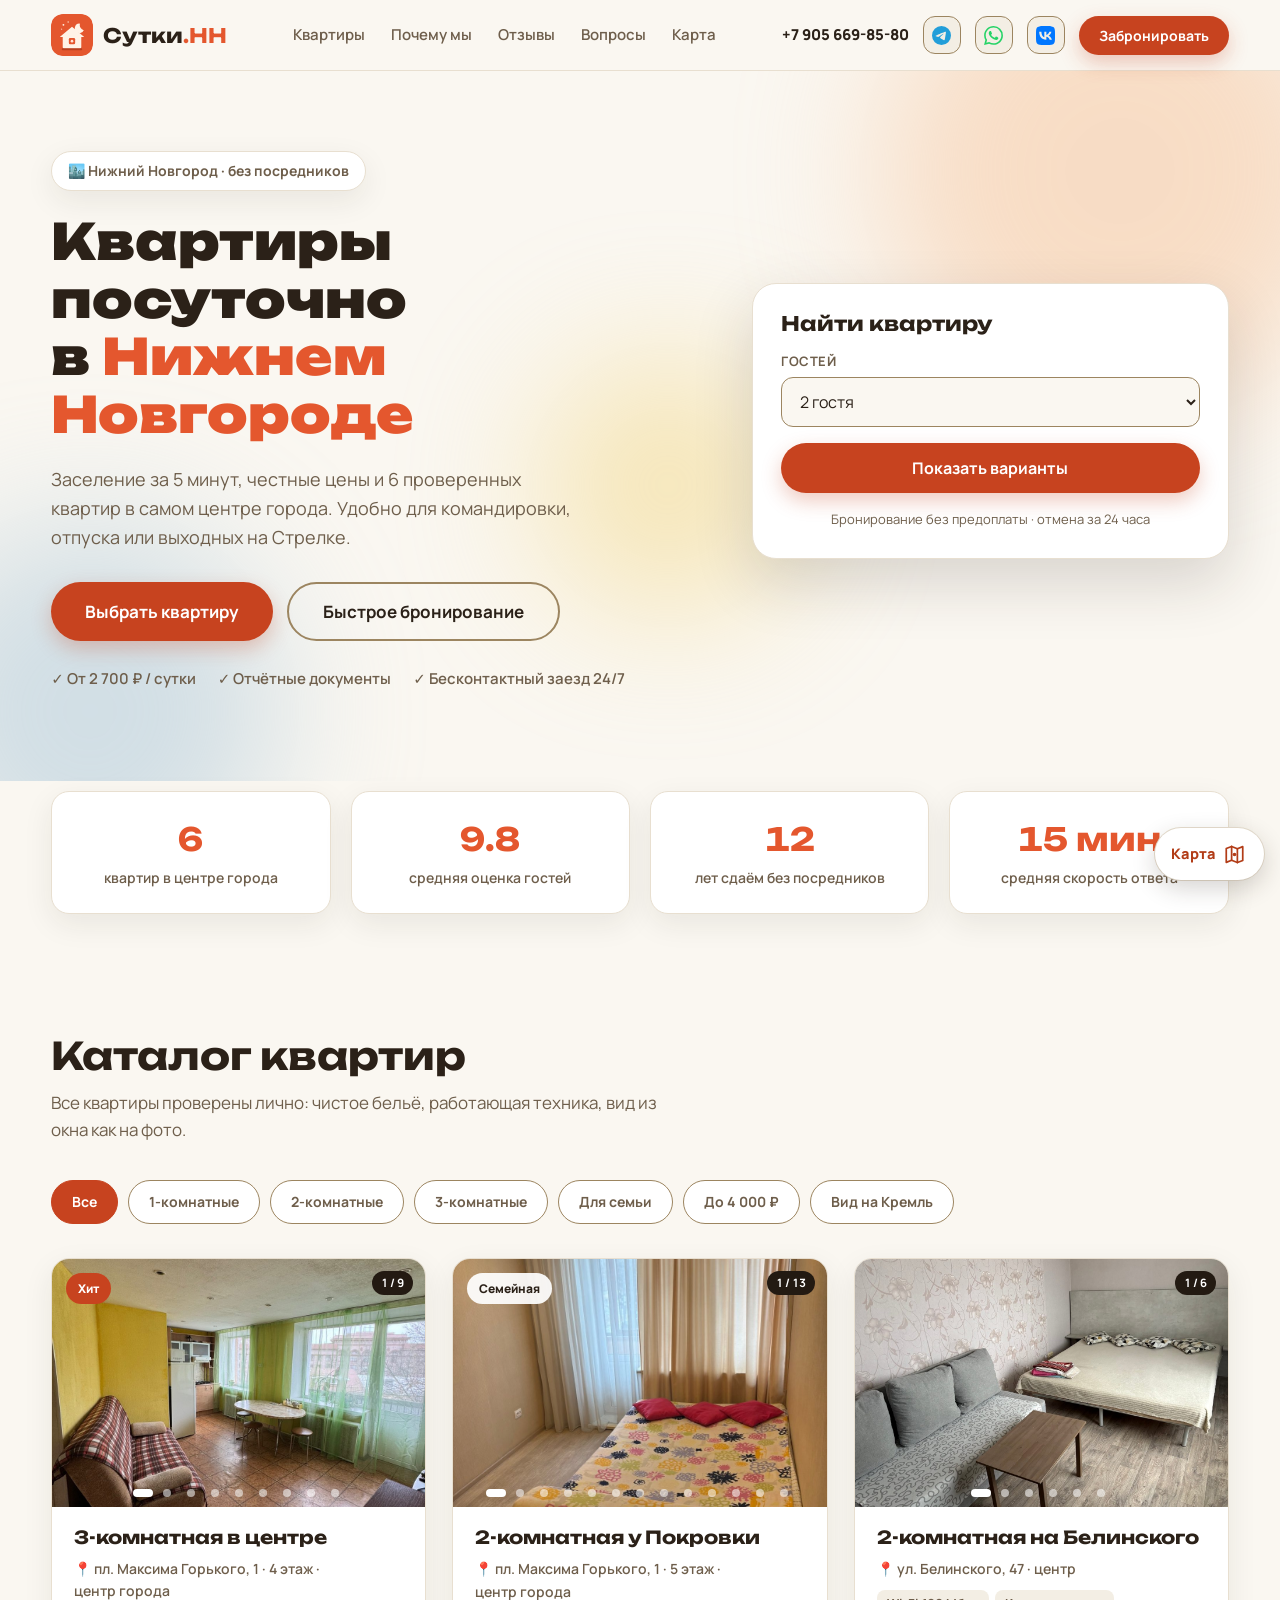
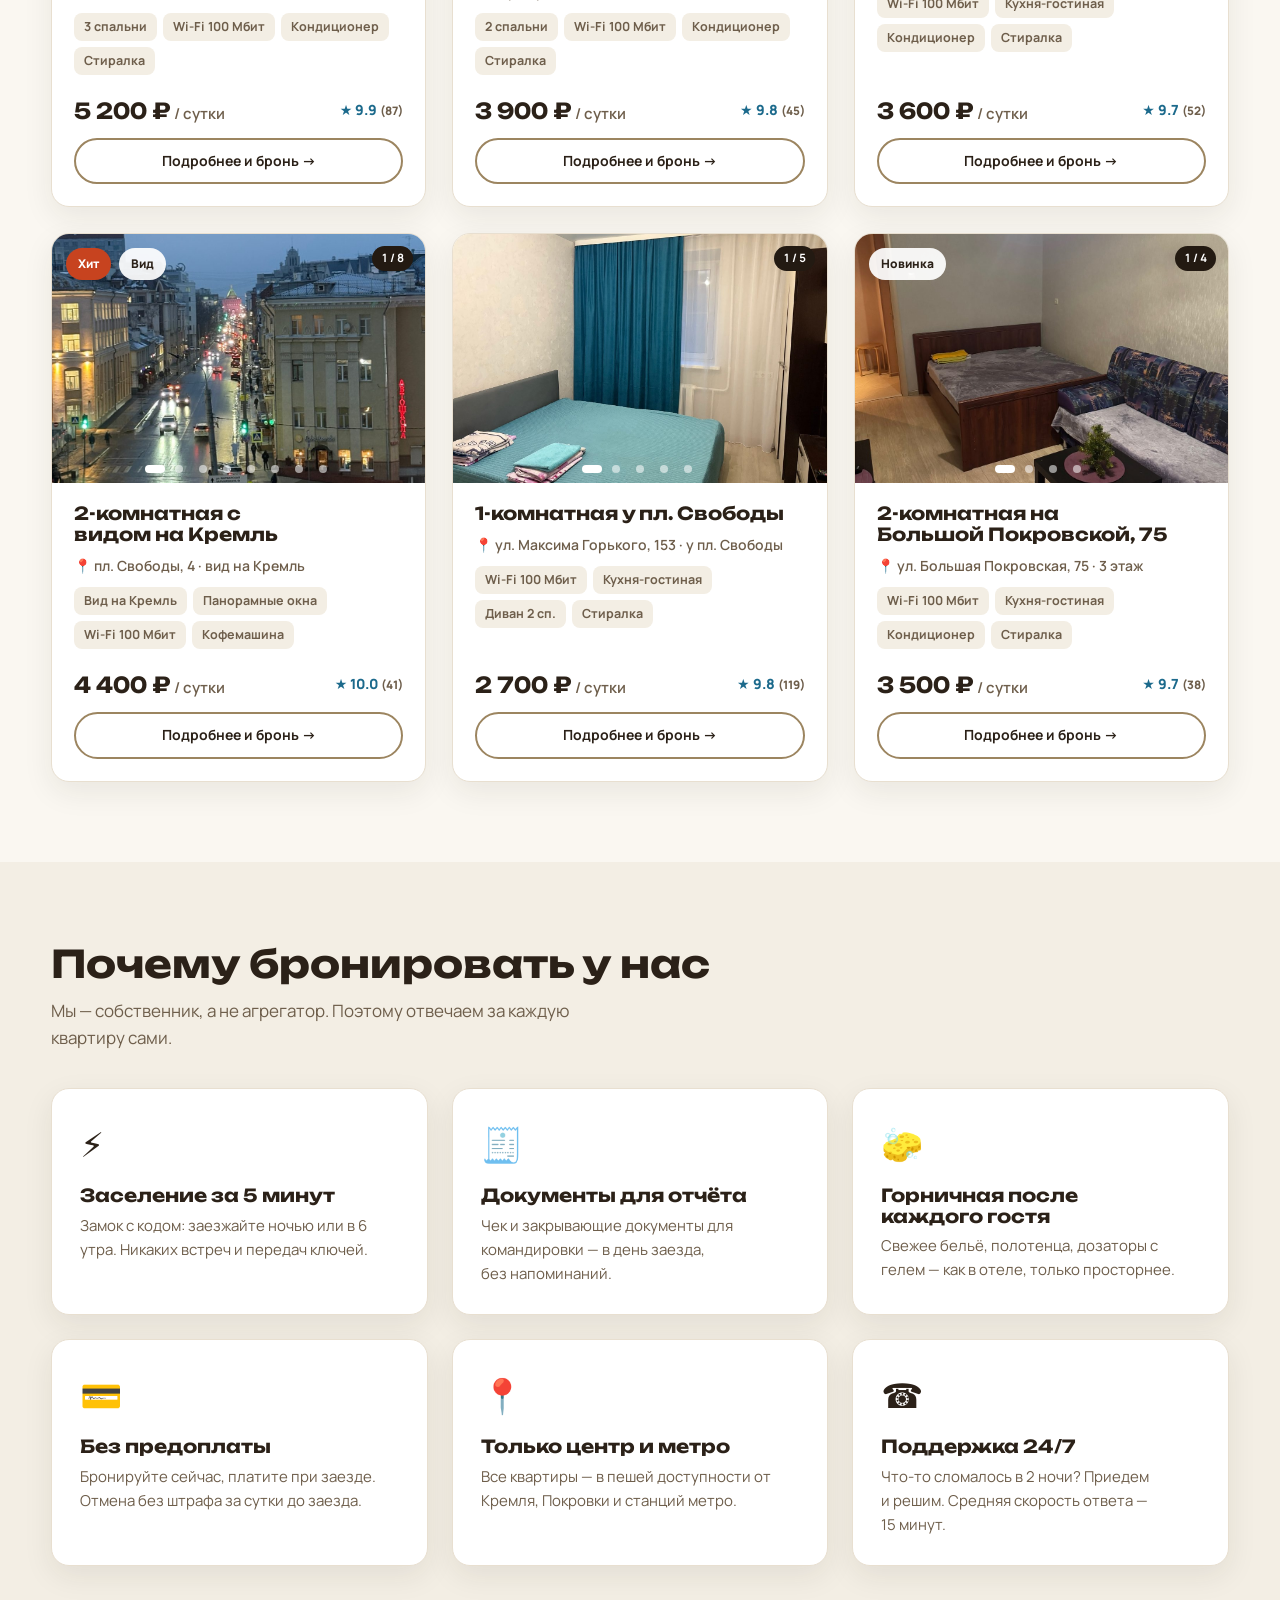
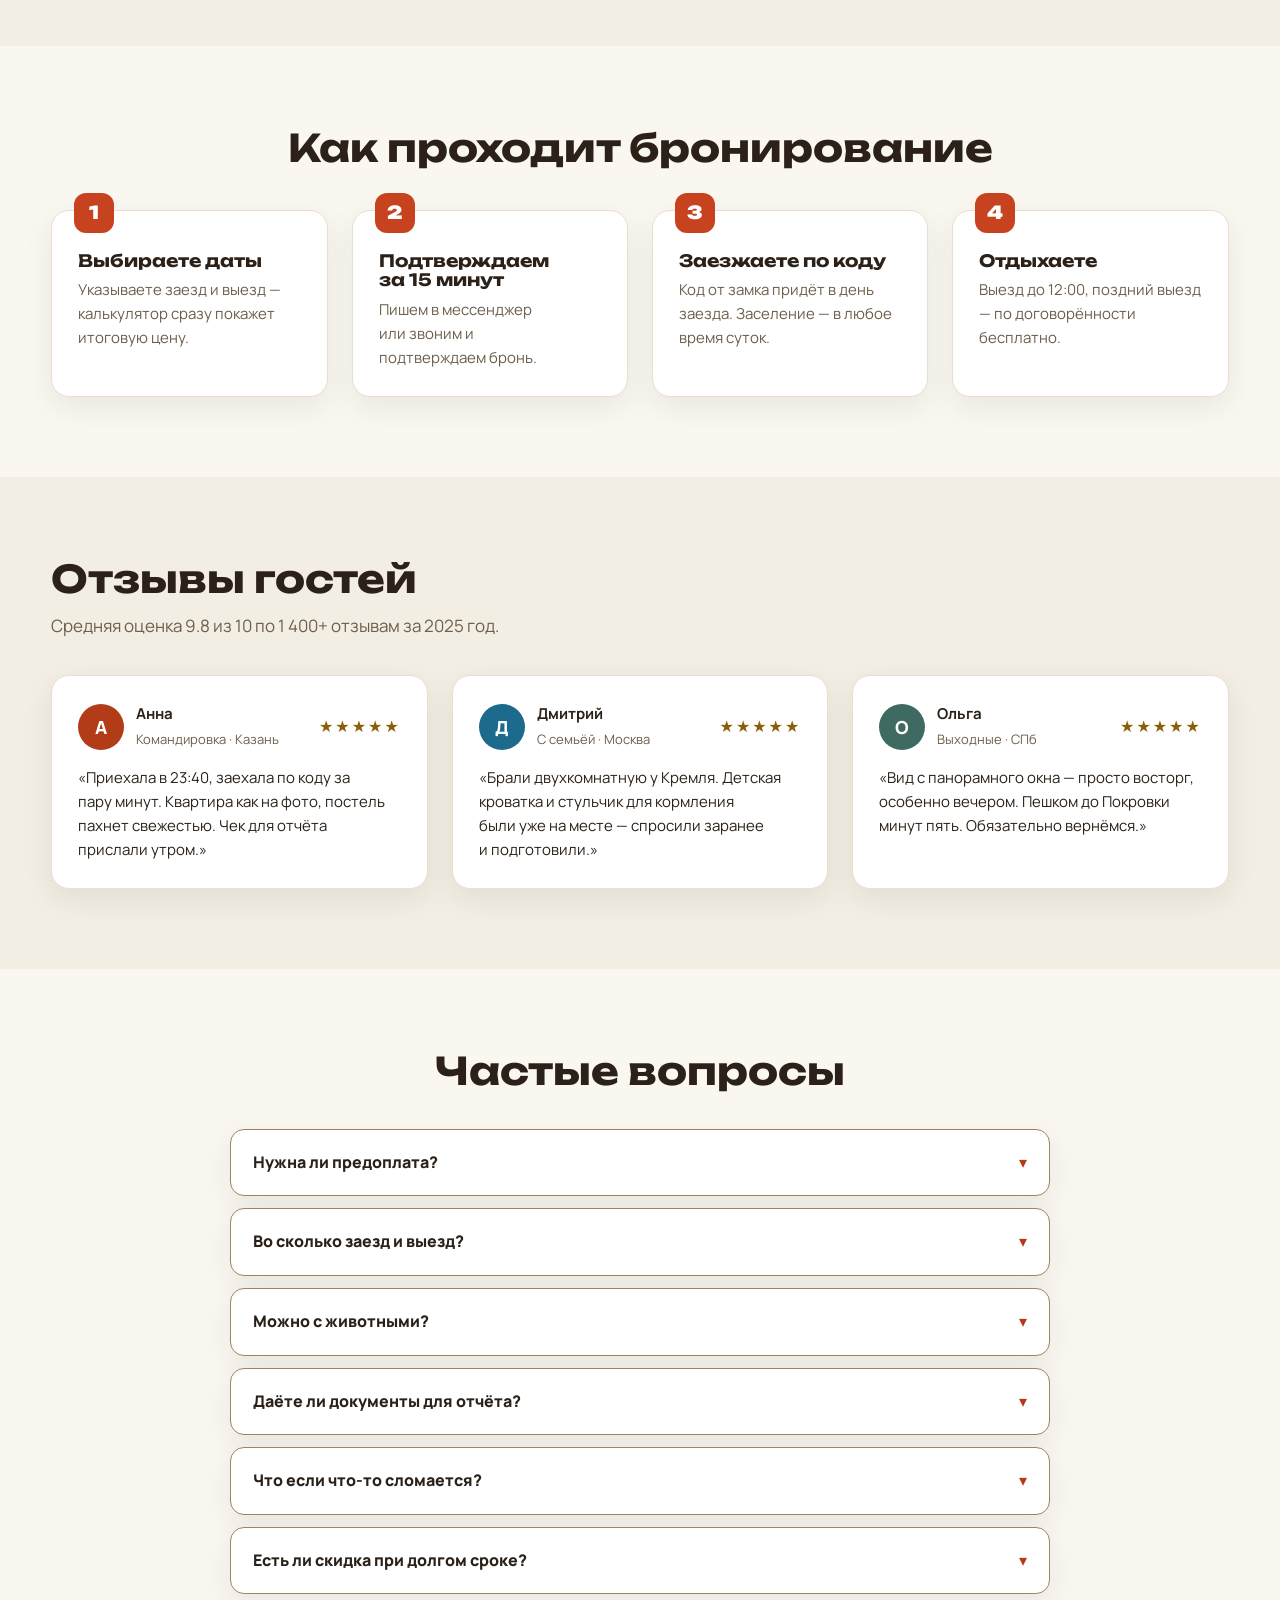
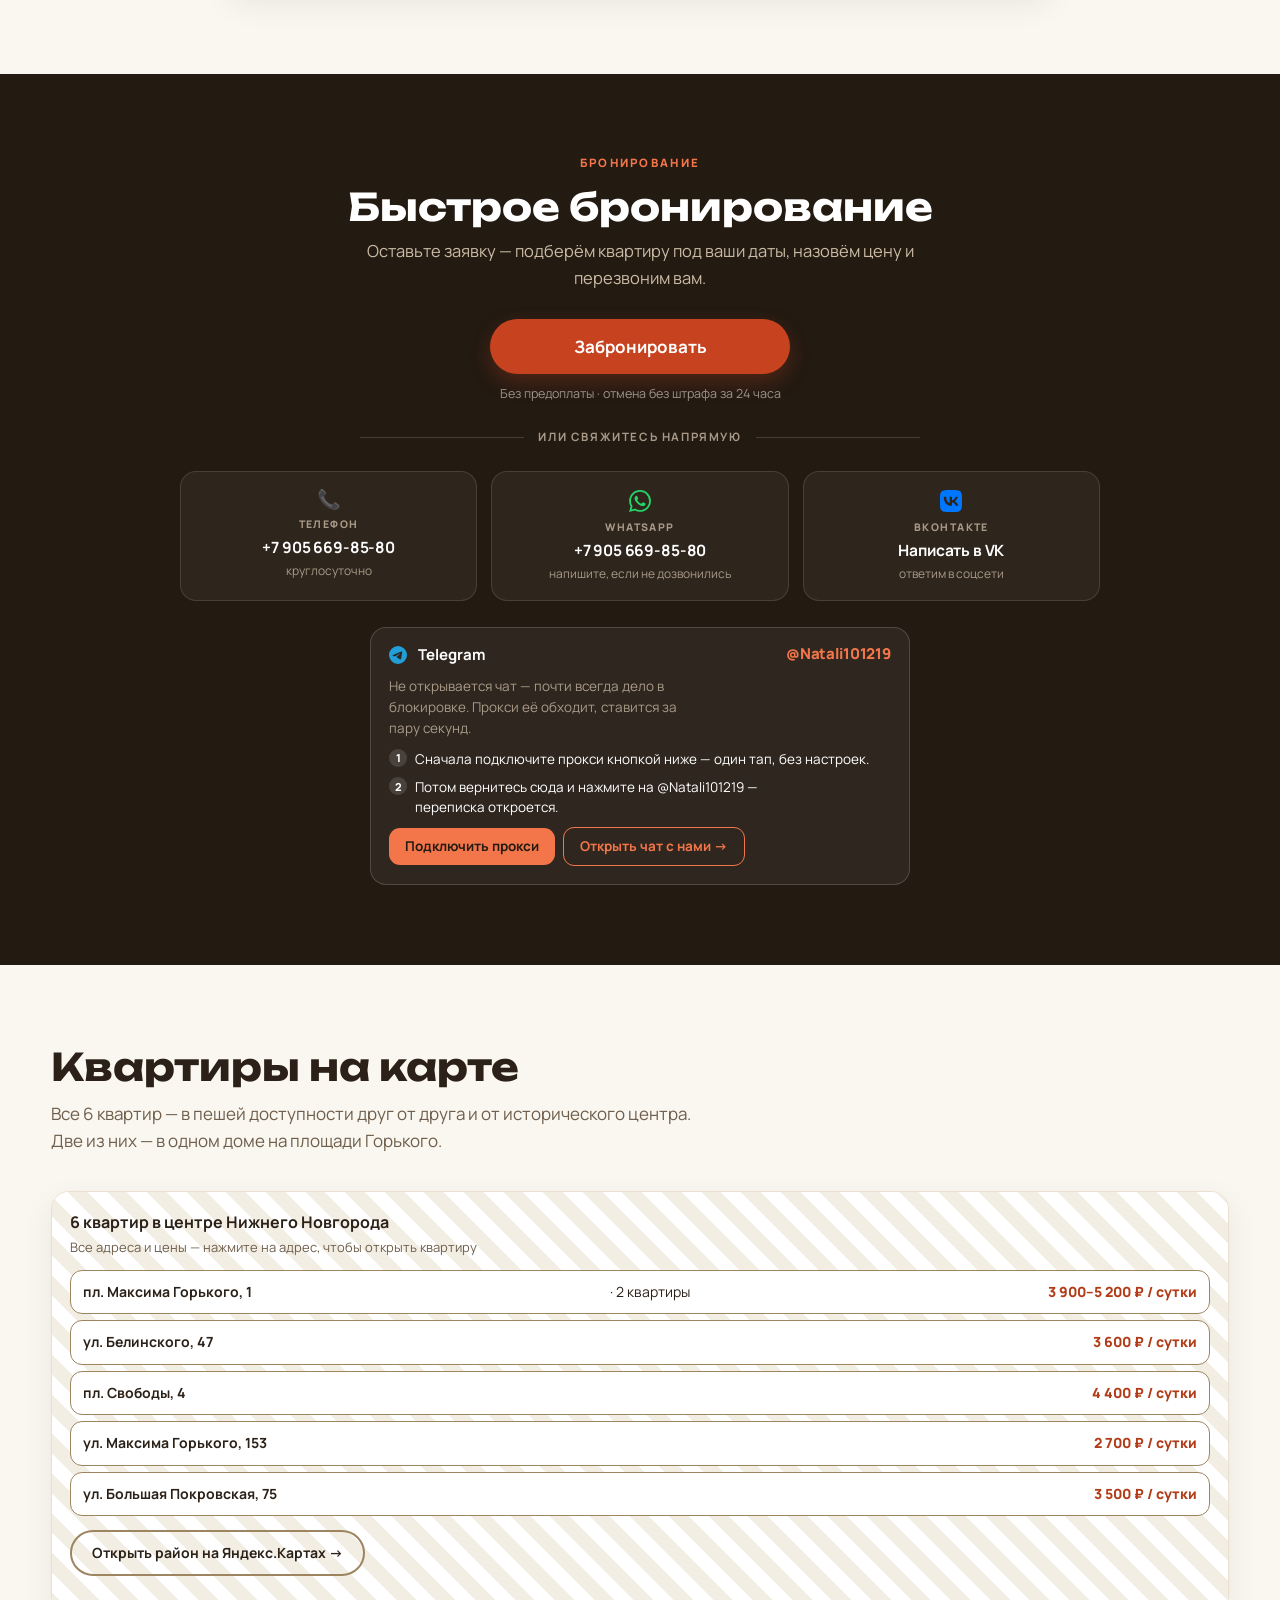
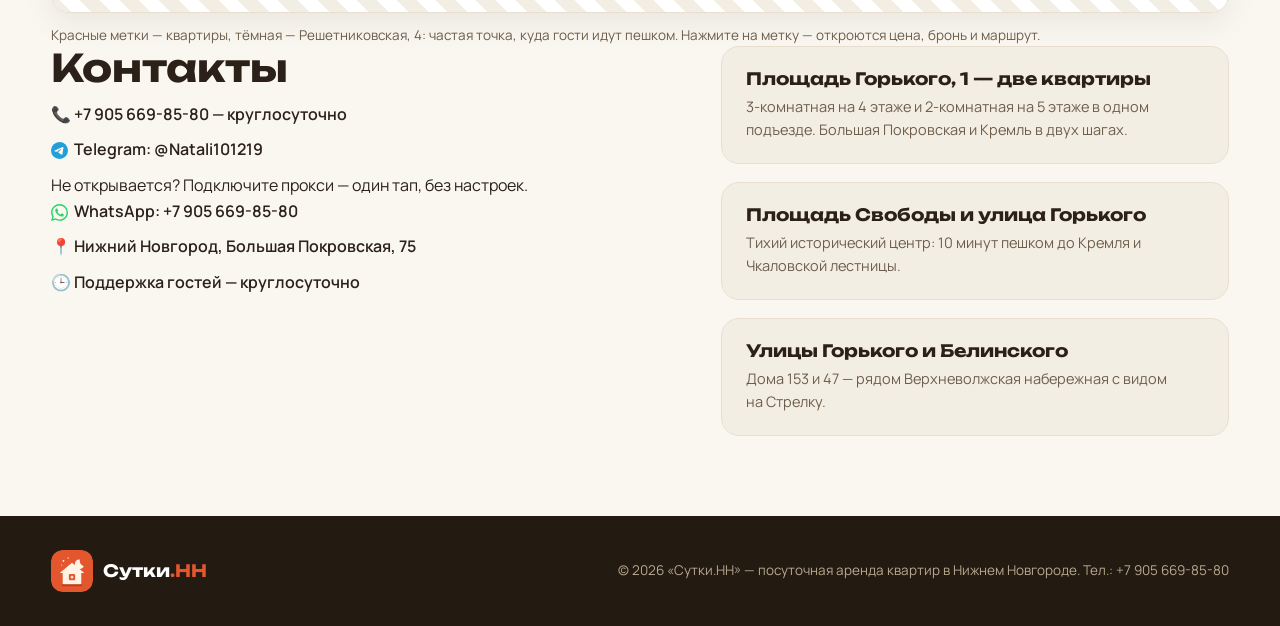
<file: index.html>
<!DOCTYPE html>
<html lang="ru">
<head>
<meta charset="UTF-8">
<meta name="viewport" content="width=device-width, initial-scale=1.0">
<title>Сутки.НН — квартиры посуточно в Нижнем Новгороде</title>
<meta name="description" content="Аренда квартир посуточно в Нижнем Новгороде: студии и квартиры у Кремля, на Покровке, у стадиона и в центре. Онлайн-бронирование, честные цены, без посредников.">
<link rel="preconnect" href="https://fonts.googleapis.com">
<link rel="preconnect" href="https://fonts.gstatic.com" crossorigin>
<link href="https://fonts.googleapis.com/css2?family=Manrope:wght@400;500;600;700;800&amp;family=Unbounded:wght@500;700;900&amp;display=swap" rel="stylesheet">
<link rel="stylesheet" href="styles.css?v=24">
<script>document.documentElement.className+=" js";</script>
<link rel="icon" type="image/svg+xml" href="img/logo.svg">
<link rel="icon" type="image/png" sizes="32x32" href="img/favicon-32.png">
<link rel="apple-touch-icon" sizes="180x180" href="img/apple-touch-icon.png">
<link rel="manifest" href="manifest.json">
<meta name="theme-color" content="#E4572E">
<meta property="og:type" content="website">
<meta property="og:site_name" content="Сутки.НН">
<meta property="og:locale" content="ru_RU">
<meta property="og:title" content="Сутки.НН — квартиры посуточно в Нижнем Новгороде">
<meta property="og:description" content="Аренда квартир посуточно в Нижнем Новгороде: студии и квартиры у Кремля, на Покровке, у стадиона и в центре. Онлайн-бронирование, честные цены, без посредников.">
<meta property="og:url" content="https://milesdavi.github.io/sutki-nn/">
<meta property="og:image" content="https://milesdavi.github.io/sutki-nn/img/og-image.png">
<meta property="og:image:type" content="image/png">
<meta property="og:image:width" content="1200">
<meta property="og:image:height" content="630">
<meta property="og:image:alt" content="Сутки.НН — квартиры посуточно в Нижнем Новгороде">
<meta name="twitter:card" content="summary_large_image">
<meta name="twitter:title" content="Сутки.НН — квартиры посуточно в Нижнем Новгороде">
<meta name="twitter:image" content="https://milesdavi.github.io/sutki-nn/img/og-image.png">
</head>
<body>

<header class="header" id="header">
  <div class="container header-inner">
    <a class="logo" href="#top">
      <img class="logo-mark" src="img/logo.svg" alt="Сутки.НН" width="42" height="42">
      <span class="logo-text">Сутки<em>.НН</em></span>
    </a>
    <nav class="nav" id="nav">      <a href="#catalog">Квартиры</a>
      <a href="#advantages">Почему мы</a>
      <a href="#reviews">Отзывы</a>
      <a href="#faq">Вопросы</a>
      <a href="#contacts">Карта</a>
      <div class="nav-mobile">
        <a class="nav-phone" href="tel:+79056698580">📞 +7 905 669-85-80</a>
        <button type="button" class="btn btn-primary btn-block" data-scroll="#booking">Забронировать</button>
      </div>
    </nav>
    <div class="header-actions">
      <a class="phone" href="tel:+79056698580">+7 905 669-85-80</a>
      <a class="hs js-tg-link" href="https://t.me/Natali101219" target="_blank" rel="noopener" title="Telegram — прокси подключится автоматически"><img src="img/ic-tg.svg" alt="Telegram" width="19" height="19"></a>
      <a class="hs" href="https://wa.me/79056698580" target="_blank" rel="noopener" title="WhatsApp"><img src="img/ic-wa.svg" alt="WhatsApp" width="19" height="19"></a>
      <a class="hs" href="https://vk.me/id317914778" target="_blank" rel="noopener" title="ВКонтакте"><img src="img/ic-vk.svg" alt="ВКонтакте" width="19" height="19"></a>
      <button type="button" class="btn btn-primary btn-sm" data-scroll="#booking">Забронировать</button>
      <button type="button" class="burger" id="burger" aria-label="Меню"><span></span><span></span><span></span></button>
    </div>
  </div>
</header>

<main id="top">
  <!-- HERO -->
  <section class="hero">
    <div class="hero-bg" aria-hidden="true">
      <div class="hero-shape hero-shape-1"></div>
      <div class="hero-shape hero-shape-2"></div>
      <div class="hero-shape hero-shape-3"></div>
    </div>
    <div class="container hero-inner">
      <div class="hero-content">
        <div class="hero-badge">🏙️ Нижний Новгород · без посредников</div>
        <h1 class="hero-title">Квартиры посуточно<br class="br-mobile-hide"> в <span class="accent">Нижнем Новгороде</span></h1>
        <p class="hero-sub">Заселение за 5 минут, честные цены и 6 проверенных квартир в самом центре города. Удобно для командировки, отпуска или выходных на Стрелке.</p>
        <div class="hero-cta">
          <button type="button" class="btn btn-primary btn-lg" data-scroll="#catalog">Выбрать квартиру</button>
          <button type="button" class="btn btn-ghost btn-lg" data-scroll="#booking">Быстрое бронирование</button>
        </div>
        <ul class="hero-points">
          <li>✓ От 2 700 ₽ / сутки</li>
          <li>✓ Отчётные документы</li>
          <li>✓ Бесконтактный заезд 24/7</li>
        </ul>
      </div>
      <form class="search-card" id="searchForm" autocomplete="off">
        <h2 class="search-title">Найти квартиру</h2>
        <label class="field">
          <span>Гостей</span>
          <select id="guests">
            <option value="1">1 гость</option>
            <option value="2" selected>2 гостя</option>
            <option value="3">3 гостя</option>
            <option value="4">4 гостя</option>
            <option value="5">5+ гостей</option>
          </select>
        </label>
        <button type="submit" class="btn btn-primary btn-block">Показать варианты</button>
        <p class="search-note">Бронирование без предоплаты · отмена за 24 часа</p>
      </form>
    </div>
  </section>

  <!-- STATS -->
  <section class="stats">
    <div class="container stats-grid">
      <div class="stat"><b data-count="6">0</b><span>квартир в центре города</span></div>
      <div class="stat"><b data-count="9.8" data-decimal="1">0</b><span>средняя оценка гостей</span></div>
      <div class="stat"><b data-count="12">0</b><span>лет сдаём без посредников</span></div>
      <div class="stat"><b data-count="15" data-suffix=" мин">0</b><span>средняя скорость ответа</span></div>
    </div>
  </section>

  <!-- CATALOG -->
  <section class="section" id="catalog">
    <div class="container">
      <div class="section-head">
        <div>
          <h2 class="section-title">Каталог квартир</h2>
          <p class="section-sub">Все квартиры проверены лично: чистое бельё, работающая техника, вид из окна как на фото.</p>
        </div>
      </div>

      <div class="filters" id="filters">
        <button type="button" class="chip active" data-filter="all">Все</button>
        <button type="button" class="chip" data-filter="1">1-комнатные</button>
        <button type="button" class="chip" data-filter="2">2-комнатные</button>
        <button type="button" class="chip" data-filter="3">3-комнатные</button>
        <button type="button" class="chip" data-filter="family">Для семьи</button>
        <button type="button" class="chip" data-filter="budget">До 4 000 ₽</button>
        <button type="button" class="chip" data-filter="kreml">Вид на Кремль</button>
      </div>

      <div class="cards" id="cards"><!-- карточки рендерит app.js --></div>
      <p class="empty" id="empty" hidden>Ничего не нашлось — попробуйте другой фильтр.</p>
    </div>
  </section>

  <!-- ADVANTAGES -->
  <section class="section section-alt" id="advantages">
    <div class="container">
      <div class="section-head">
        <div>
          <h2 class="section-title">Почему бронировать у нас</h2>
          <p class="section-sub">Мы — собственник, а не агрегатор. Поэтому отвечаем за каждую квартиру сами.</p>
        </div>
      </div>
      <div class="adv-grid">
        <article class="adv">
          <div class="adv-icon">⚡</div>
          <h3>Заселение за 5 минут</h3>
          <p>Замок с кодом: заезжайте ночью или в 6 утра. Никаких встреч и передач ключей.</p>
        </article>
        <article class="adv">
          <div class="adv-icon">🧾</div>
          <h3>Документы для отчёта</h3>
          <p>Чек и закрывающие документы для командировки — в день заезда, без напоминаний.</p>
        </article>
        <article class="adv">
          <div class="adv-icon">🧽</div>
          <h3>Горничная после каждого гостя</h3>
          <p>Свежее бельё, полотенца, дозаторы с гелем — как в отеле, только просторнее.</p>
        </article>
        <article class="adv">
          <div class="adv-icon">💳</div>
          <h3>Без предоплаты</h3>
          <p>Бронируйте сейчас, платите при заезде. Отмена без штрафа за сутки до заезда.</p>
        </article>
        <article class="adv">
          <div class="adv-icon">📍</div>
          <h3>Только центр и метро</h3>
          <p>Все квартиры — в пешей доступности от Кремля, Покровки и станций метро.</p>
        </article>
        <article class="adv">
          <div class="adv-icon">☎️</div>
          <h3>Поддержка 24/7</h3>
          <p>Что-то сломалось в 2 ночи? Приедем и решим. Средняя скорость ответа — 15 минут.</p>
        </article>
      </div>
    </div>
  </section>

  <!-- HOW IT WORKS -->
  <section class="section">
    <div class="container">
      <h2 class="section-title center">Как проходит бронирование</h2>
      <div class="steps">
        <div class="step"><span class="step-num">1</span><h3>Выбираете даты</h3><p>Указываете заезд и выезд — калькулятор сразу покажет итоговую цену.</p></div>
        <div class="step"><span class="step-num">2</span><h3>Подтверждаем за 15 минут</h3><p>Пишем в мессенджер или звоним и подтверждаем бронь.</p></div>
        <div class="step"><span class="step-num">3</span><h3>Заезжаете по коду</h3><p>Код от замка придёт в день заезда. Заселение — в любое время суток.</p></div>
        <div class="step"><span class="step-num">4</span><h3>Отдыхаете</h3><p>Выезд до 12:00, поздний выезд — по договорённости бесплатно.</p></div>
      </div>
    </div>
  </section>

  <!-- REVIEWS -->
  <section class="section section-alt" id="reviews">
    <div class="container">
      <div class="section-head">
        <div>
          <h2 class="section-title">Отзывы гостей</h2>
          <p class="section-sub">Средняя оценка 9.8 из 10 по 1 400+ отзывам за 2025 год.</p>
        </div>
      </div>
      <div class="reviews-grid">
        <article class="review">
          <div class="review-head"><div class="avatar" style="background:#B23C17">А</div><div><b>Анна</b><span>Командировка · Казань</span></div><div class="stars">★★★★★</div></div>
          <p>«Приехала в 23:40, заехала по коду за пару минут. Квартира как на фото, постель пахнет свежестью. Чек для отчёта прислали утром.»</p>
        </article>
        <article class="review">
          <div class="review-head"><div class="avatar" style="background:#1C6A8C">Д</div><div><b>Дмитрий</b><span>С семьёй · Москва</span></div><div class="stars">★★★★★</div></div>
          <p>«Брали двухкомнатную у Кремля. Детская кроватка и стульчик для кормления были уже на месте — спросили заранее и подготовили.»</p>
        </article>
        <article class="review">
          <div class="review-head"><div class="avatar" style="background:#3F6A61">О</div><div><b>Ольга</b><span>Выходные · СПб</span></div><div class="stars">★★★★★</div></div>
          <p>«Вид с панорамного окна — просто восторг, особенно вечером. Пешком до Покровки минут пять. Обязательно вернёмся.»</p>
        </article>
      </div>
    </div>
  </section>

  <!-- FAQ -->
  <section class="section" id="faq">
    <div class="container container-narrow">
      <h2 class="section-title center">Частые вопросы</h2>
      <div class="faq" id="faqList">
        <details class="faq-item">
          <summary>Нужна ли предоплата?<span class="faq-arrow">▾</span></summary>
          <p>Нет. Бронь фиксируется по телефону или в мессенджере, оплата — при заезде: картой, наличными или переводом.</p>
        </details>
        <details class="faq-item">
          <summary>Во сколько заезд и выезд?<span class="faq-arrow">▾</span></summary>
          <p>Заселение с 14:00, выезд до 12:00. Но замок с кодом позволяет заехать в любое время — ранний заезд и поздний выезд согласуем бесплатно, если квартира свободна.</p>
        </details>
        <details class="faq-item">
          <summary>Можно с животными?<span class="faq-arrow">▾</span></summary>
          <p>В части квартир — да, это отмечено в карточке. Размещение питомца бесплатно, но просим предупредить заранее.</p>
        </details>
        <details class="faq-item">
          <summary>Даёте ли документы для отчёта?<span class="faq-arrow">▾</span></summary>
          <p>Да, работаем официально: чек, акт и счёт для командировки присылаем в день заезда или позже — как удобно.</p>
        </details>
        <details class="faq-item">
          <summary>Что если что-то сломается?<span class="faq-arrow">▾</span></summary>
          <p>Пишите в поддержку круглосуточно. Мелкие вопросы решаем по видео, по серьёзным — приедем в течение часа или переселим в соседнюю квартиру.</p>
        </details>
        <details class="faq-item">
          <summary>Есть ли скидка при долгом сроке?<span class="faq-arrow">▾</span></summary>
          <p>Да: от 7 ночей — скидка 10%, от месяца — до 25%. Итоговую цену покажет калькулятор в карточке квартиры.</p>
        </details>
      </div>
    </div>
  </section>

  <!-- BOOKING -->
  <section class="section section-dark booking" id="booking">
    <div class="container booking-inner">
      <div class="booking-head">
        <p class="booking-kicker">Бронирование</p>
        <h2 class="section-title light center">Быстрое бронирование</h2>
        <p class="section-sub light center">Оставьте заявку — подберём квартиру под ваши даты, назовём цену и перезвоним вам.</p>
      </div>

      <form class="booking-form" id="bookForm" autocomplete="off">
        <button type="submit" class="btn btn-primary btn-lg booking-submit">Забронировать</button>
        <p class="form-note">Без предоплаты · отмена без штрафа за 24 часа</p>
      </form>

      <p class="booking-or"><span>или свяжитесь напрямую</span></p>

      <ul class="booking-contacts">
        <li class="bc-card">
          <a href="tel:+79056698580">
            <span class="bc-ico" aria-hidden="true">📞</span>
            <span class="bc-label">Телефон</span>
            <span class="bc-value">+7 905 669-85-80</span>
            <span class="bc-hint">круглосуточно</span>
          </a>
        </li>
        <li class="bc-card">
          <a href="https://wa.me/79056698580">
            <img class="bc-ico-img" src="img/ic-wa.svg" alt="" width="22" height="22">
            <span class="bc-label">WhatsApp</span>
            <span class="bc-value">+7 905 669-85-80</span>
            <span class="bc-hint">напишите, если не дозвонились</span>
          </a>
        </li>
        <li class="bc-card">
          <a href="https://vk.me/id317914778" target="_blank" rel="noopener">
            <img class="bc-ico-img" src="img/ic-vk.svg" alt="" width="22" height="22">
            <span class="bc-label">ВКонтакте</span>
            <span class="bc-value">Написать в VK</span>
            <span class="bc-hint">ответим в соцсети</span>
          </a>
        </li>
      </ul>

      <div class="tg-panel">
        <p class="tg-panel-top">
          <img class="mes-ico" src="img/ic-tg.svg" alt="" width="18" height="18">
          <span>Telegram</span>
          <a class="tg-panel-handle js-tg-link" href="https://t.me/Natali101219" target="_blank" rel="noopener">@Natali101219</a>
        </p>
        <p class="tg-panel-why">Не открывается чат — почти всегда дело в блокировке. Прокси её обходит, ставится за пару секунд.</p>
        <ol class="tg-steps">
          <li>Сначала подключите прокси кнопкой ниже — один тап, без настроек.</li>
          <li>Потом вернитесь сюда и нажмите на @Natali101219 — переписка откроется.</li>
        </ol>
        <div class="tg-actions">
          <a class="tg-proxy-btn" href="https://t.me/s/NetGhostMTP" data-cp-proxy target="_blank" rel="noopener">Подключить прокси</a>
          <a class="tg-chat-btn" href="https://t.me/Natali101219" target="_blank" rel="noopener">Открыть чат с нами →</a>
        </div>
      </div>
    </div>
  </section>

  <!-- CONTACTS -->
  <section class="section" id="contacts">
    <div class="container">
      <div class="section-head">
        <div>
          <h2 class="section-title">Квартиры на карте</h2>
          <p class="section-sub">Все 6 квартир — в пешей доступности друг от друга и от исторического центра. Две из них — в одном доме на площади Горького.</p>
        </div>
      </div>

      <div class="map-wrap">
        <div id="flatMap" role="region" aria-label="Карта квартир в Нижнем Новгороде"></div>
      </div>
      <p class="map-note">Красные метки — квартиры, тёмная — Решетниковская, 4: частая точка, куда гости идут пешком. Нажмите на метку — откроются цена, бронь и маршрут.</p>

      <div class="contacts-grid">
        <div class="contacts-info">
          <h2 class="section-title contacts-title">Контакты</h2>
          <p class="contacts-line">📞 <a href="tel:+79056698580">+7 905 669-85-80</a> — круглосуточно</p>
          <p class="contacts-line"><img class="mes-ico" src="img/ic-tg.svg" alt="" width="17" height="17"> Telegram: <a class="js-tg-link" href="https://t.me/Natali101219" target="_blank" rel="noopener">@Natali101219</a></p>
          <p class="contacts-hint">Не открывается? <a href="https://t.me/s/NetGhostMTP" data-cp-proxy target="_blank" rel="noopener">Подключите прокси</a> — один тап, без настроек.</p>
          <p class="contacts-line"><img class="mes-ico" src="img/ic-wa.svg" alt="" width="17" height="17"> WhatsApp: <a href="https://wa.me/79056698580">+7 905 669-85-80</a></p>
          <p class="contacts-line">📍 Нижний Новгород, Большая Покровская, 75</p>
          <p class="contacts-line">🕒 Поддержка гостей — круглосуточно</p>
        </div>
        <div class="contacts-side">
          <div class="contacts-card">
            <h3>Площадь Горького, 1 — две квартиры</h3>
            <p>3-комнатная на 4 этаже и 2-комнатная на 5 этаже в одном подъезде. Большая Покровская и Кремль в двух шагах.</p>
          </div>
          <div class="contacts-card">
            <h3>Площадь Свободы и улица Горького</h3>
            <p>Тихий исторический центр: 10 минут пешком до Кремля и Чкаловской лестницы.</p>
          </div>
          <div class="contacts-card">
            <h3>Улицы Горького и Белинского</h3>
            <p>Дома 153 и 47 — рядом Верхневолжская набережная с видом на Стрелку.</p>
          </div>
        </div>
      </div>
    </div>
  </section>
</main>

<footer class="footer">
  <div class="container footer-inner">
    <div class="logo"><img class="logo-mark" src="img/logo.svg" alt="Сутки.НН" width="42" height="42"><span class="logo-text">Сутки<em>.НН</em></span></div>
    <p>© 2026 «Сутки.НН» — посуточная аренда квартир в Нижнем Новгороде. Тел.: <a href="tel:+79056698580">+7 905 669-85-80</a></p>
  </div>
</footer>

<!-- MODAL -->
<div class="modal" id="modal" hidden>
  <div class="modal-backdrop" data-close></div>
  <div class="modal-card" role="dialog" aria-modal="true" aria-labelledby="mTitle">
    <button type="button" class="modal-close" data-close aria-label="Закрыть">✕</button>
    <div class="modal-gallery">
      <div class="modal-photo">
        <img id="mImg" src="[data-uri]" alt="Фото квартиры" width="800" height="600" decoding="async">
        <button type="button" class="m-arrow m-prev" id="mPrev" data-mdir="-1" aria-label="Предыдущее фото" hidden>‹</button>
        <button type="button" class="m-arrow m-next" id="mNext" data-mdir="1" aria-label="Следующее фото" hidden>›</button>
        <span class="m-count" id="mCount" hidden>1 / 1</span>
      </div>
      <div class="modal-thumbs" id="mThumbs"></div>
    </div>
    <div class="modal-body">
      <h3 id="mTitle"></h3>
      <p class="modal-loc" id="mLoc"></p>
      <div class="modal-feats" id="mFeats"></div>
      <p class="modal-desc" id="mDesc"></p>
      <div class="modal-calc">
        <div class="calc-row"><label>Ночей <select id="mNights"><option>1</option><option selected>2</option><option>3</option><option>5</option><option>7</option><option>14</option><option>30</option></select></label></div>
        <div class="calc-total" id="mTotal"></div>
      </div>
      <button type="button" class="btn btn-primary btn-block btn-lg" id="mBook">Забронировать эту квартиру</button>
      <p class="form-note">Оплата при заезде · отмена без штрафа за 24 часа</p>
    </div>
  </div>
</div>

<!-- Плавающая кнопка к карте: всегда под рукой при скролле -->
<button type="button" class="map-fab" id="mapFab" aria-label="Показать карту квартир" title="Карта квартир">
  <span class="map-fab-label">Карта</span>
  <svg viewBox="0 0 24 24" width="23" height="23" aria-hidden="true" fill="none" stroke="currentColor" stroke-width="1.8" stroke-linecap="round" stroke-linejoin="round">
    <path d="M9 3.6 3.4 5.8v14.4L9 18l6 2.4 5.6-2.2V3.8L15 6 9 3.6Z"></path>
    <path d="M9 3.6V18"></path>
    <path d="M15 6v14.4"></path>
    <circle cx="12" cy="12" r="1.9" fill="currentColor" stroke="none"></circle>
  </svg>
</button>

<div class="toast" id="toast" hidden></div>

<script src="https://api-maps.yandex.ru/v3/?apikey=f1e00c1d-72c6-45f5-abe2-8d5a169cfa6f&amp;lang=ru_RU"></script>
<script src="photos-list.js?v=1"></script>
<script src="data.js?v=1"></script>
<script src="slider.js?v=3"></script>
<script src="contact.js?v=8"></script>
<script src="app.js?v=23"></script>
</body>
</html>
</file>
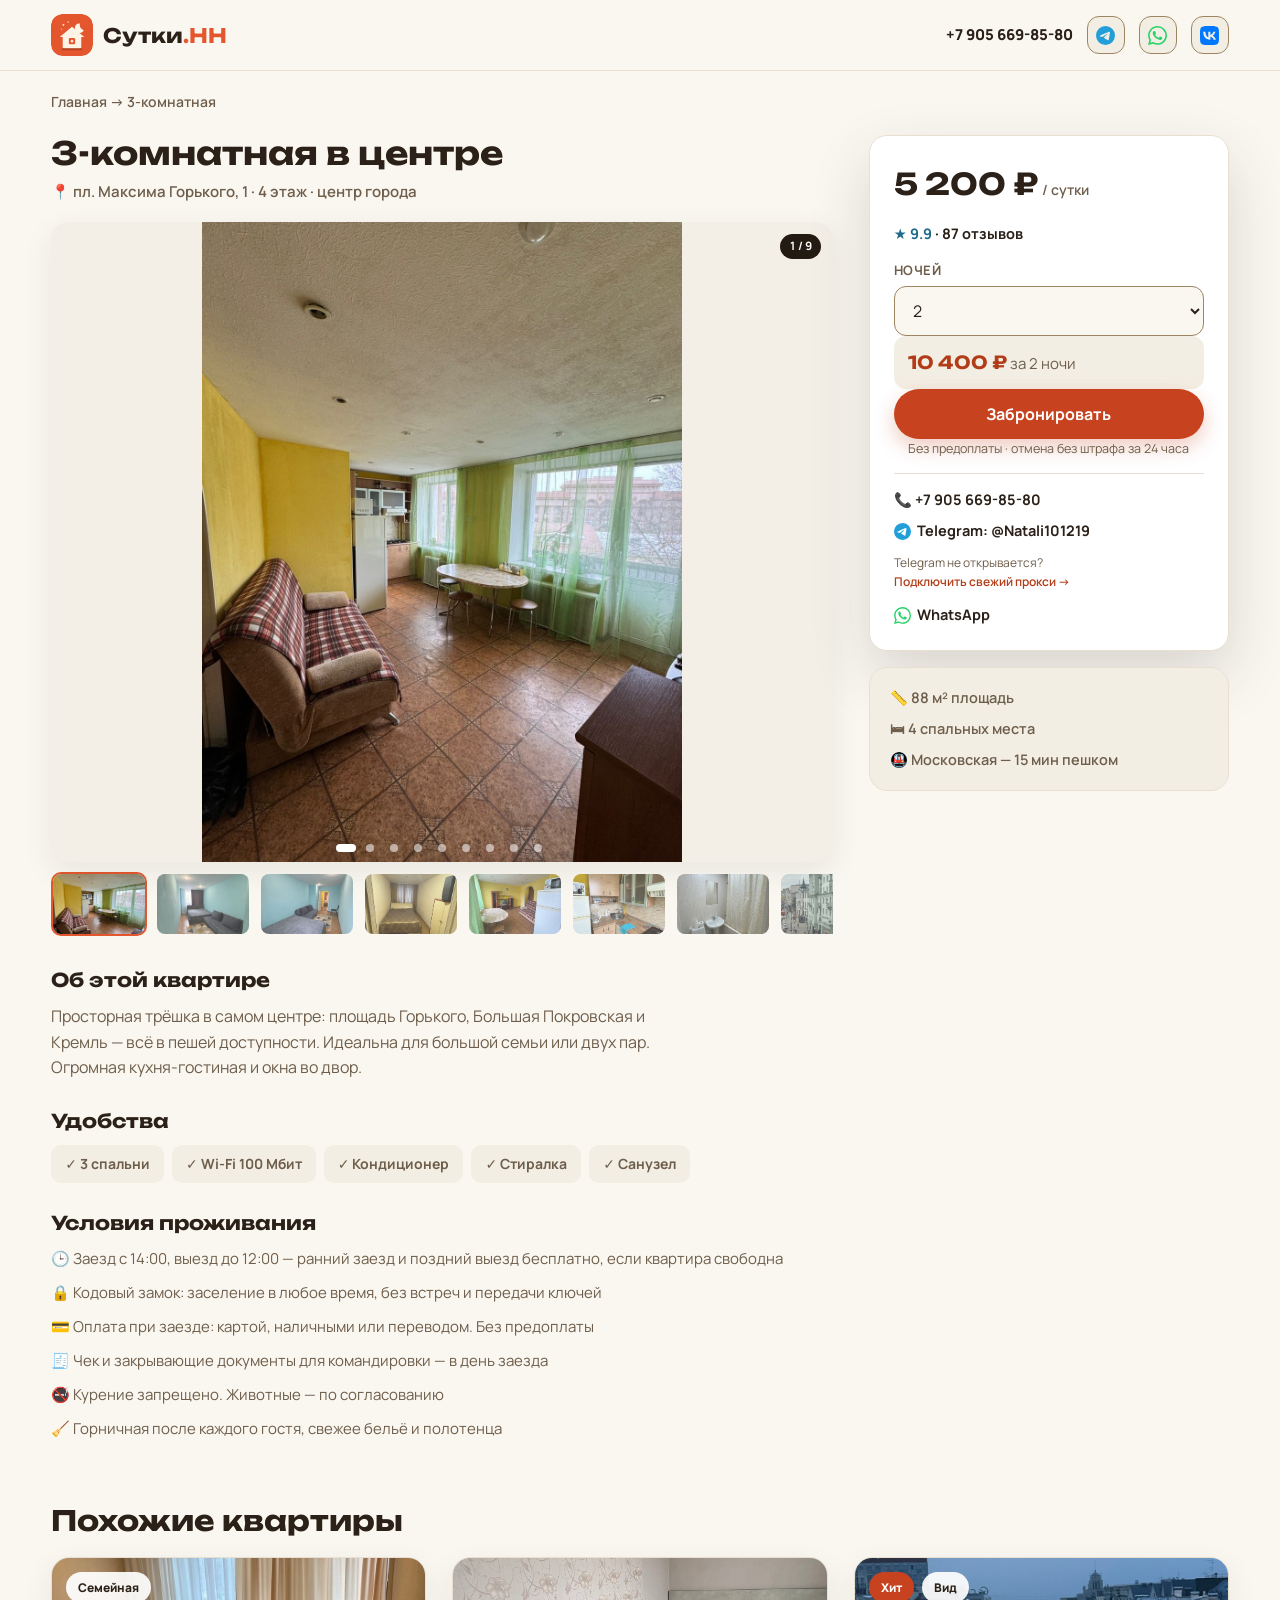
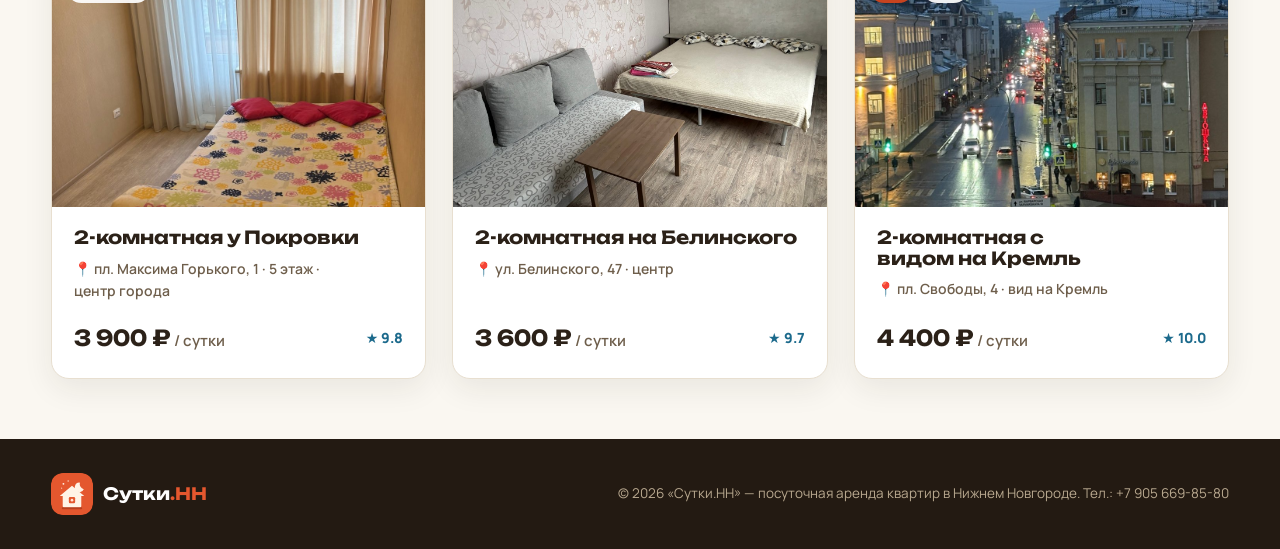
<file: flat.html>
<!DOCTYPE html>
<html lang="ru">
<head>
<meta charset="UTF-8">
<meta name="viewport" content="width=device-width, initial-scale=1.0">
<title>Квартира посуточно — Сутки.НН</title>
<meta name="description" content="Квартира посуточно в Нижнем Новгороде: фото, цены, удобства и бронирование без предоплаты.">
<link rel="preconnect" href="https://fonts.googleapis.com">
<link rel="preconnect" href="https://fonts.gstatic.com" crossorigin>
<link href="https://fonts.googleapis.com/css2?family=Manrope:wght@400;500;600;700;800&amp;family=Unbounded:wght@500;700;900&amp;display=swap" rel="stylesheet">
<link rel="icon" type="image/svg+xml" href="img/logo.svg">
<link rel="icon" type="image/png" sizes="32x32" href="img/favicon-32.png">
<link rel="apple-touch-icon" sizes="180x180" href="img/apple-touch-icon.png">
<link rel="manifest" href="manifest.json">
<meta name="theme-color" content="#E4572E">
<meta property="og:type" content="website">
<meta property="og:site_name" content="Сутки.НН">
<meta property="og:locale" content="ru_RU">
<meta property="og:title" content="Квартира посуточно — Сутки.НН">
<meta property="og:description" content="Квартира посуточно в Нижнем Новгороде: фото, цены, удобства и бронирование без предоплаты.">
<meta property="og:image" content="https://milesdavi.github.io/sutki-nn/img/og-image.png">
<meta property="og:image:type" content="image/png">
<meta property="og:image:width" content="1200">
<meta property="og:image:height" content="630">
<meta property="og:image:alt" content="Сутки.НН — квартиры посуточно в Нижнем Новгороде">
<meta name="twitter:card" content="summary_large_image">
<meta name="twitter:image" content="https://milesdavi.github.io/sutki-nn/img/og-image.png">
<link rel="stylesheet" href="styles.css?v=19">
<script>document.documentElement.className+=" js";</script>
</head>
<body class="flat-page">

<header class="header">
  <div class="container header-inner">
    <a class="logo" href="index.html">
      <img class="logo-mark" src="img/logo.svg" alt="Сутки.НН" width="42" height="42">
      <span class="logo-text">Сутки<em>.НН</em></span>
    </a>
    <div class="header-actions">
      <a class="phone" href="tel:+79056698580">+7 905 669-85-80</a>
      <a class="hs js-tg-link" href="https://t.me/Natali101219" rel="noopener" title="Telegram — прокси подключится автоматически"><img src="img/ic-tg.svg" alt="Telegram" width="19" height="19"></a>
      <a class="hs" href="https://wa.me/79056698580" target="_blank" rel="noopener" title="WhatsApp"><img src="img/ic-wa.svg" alt="WhatsApp" width="19" height="19"></a>
      <a class="hs" href="https://vk.me/id317914778" target="_blank" rel="noopener" title="ВКонтакте"><img src="img/ic-vk.svg" alt="ВКонтакте" width="19" height="19"></a>
    </div>
  </div>
</header>

<main id="flatRoot">
  <div class="container">
    <nav class="crumbs"><a href="index.html">Главная</a> <span>→</span> <span id="crumbType">Квартира</span></nav>

    <div class="flat-layout">
      <!-- Левая колонка -->
      <div class="flat-main">
        <h1 class="flat-title" id="fTitle">Квартира</h1>
        <p class="flat-loc-line" id="fLocLine"></p>

        <!-- Большая галерея -->
        <div class="gallery slider" id="gallery" data-slider></div>
        <div class="g-thumbs" id="gThumbs"></div>

        <section class="flat-block">
          <h2>Об этой квартире</h2>
          <p class="flat-desc" id="fDesc"></p>
        </section>

        <section class="flat-block">
          <h2>Удобства</h2>
          <div class="flat-feats" id="fFeats"></div>
        </section>

        <section class="flat-block">
          <h2>Условия проживания</h2>
          <ul class="flat-rules">
            <li>🕒 Заезд с 14:00, выезд до 12:00 — ранний заезд и поздний выезд бесплатно, если квартира свободна</li>
            <li>🔒 Кодовый замок: заселение в любое время, без встреч и передачи ключей</li>
            <li>💳 Оплата при заезде: картой, наличными или переводом. Без предоплаты</li>
            <li>🧾 Чек и закрывающие документы для командировки — в день заезда</li>
            <li>🚭 Курение запрещено. Животные — по согласованию</li>
            <li>🧹 Горничная после каждого гостя, свежее бельё и полотенца</li>
          </ul>
        </section>
      </div>

      <!-- Правая колонка: бронирование -->
      <aside class="flat-side">
        <div class="book-card">
          <div class="book-price"><b id="fPrice">—</b><span> / сутки</span></div>
          <div class="book-rating" id="fRating"></div>
          <form id="bookForm" autocomplete="off">
            <label class="field"><span>Ночей</span>
              <select id="bNights"><option>1</option><option selected>2</option><option>3</option><option>5</option><option>7</option><option>14</option><option>30</option></select>
            </label>
            <div class="book-total" id="bTotal"></div>
            <button type="submit" class="btn btn-primary btn-block">Забронировать</button>
            <p class="form-note">Без предоплаты · отмена без штрафа за 24 часа</p>
          </form>
          <div class="book-contacts">
            <a href="tel:+79056698580">📞 +7 905 669-85-80</a>
            <a class="js-tg-link" href="https://t.me/Natali101219" target="_blank" rel="noopener"><img class="mes-ico" src="img/ic-tg.svg" alt="Telegram" width="17" height="17"> Telegram: @Natali101219</a>
            <p class="tg-proxy-hint" style="margin:2px 0 4px">Telegram не открывается? <a href="https://t.me/s/NetGhostMTP" data-cp-proxy target="_blank" rel="noopener">Подключить свежий прокси →</a></p>
            <a href="https://wa.me/79056698580" target="_blank" rel="noopener"><img class="mes-ico" src="img/ic-wa.svg" alt="WhatsApp" width="17" height="17"> WhatsApp</a>
          </div>
        </div>

        <div class="book-mini">
          <p>📏 <span id="fArea"></span></p>
          <p>🛏 <span id="fBeds"></span></p>
          <p>🚇 <span id="fMetro"></span></p>
        </div>
      </aside>
    </div>

    <!-- Похожие квартиры -->
    <section class="flat-similar">
      <h2>Похожие квартиры</h2>
      <div class="cards" id="similarCards"></div>
    </section>
  </div>
</main>

<footer class="footer">
  <div class="container footer-inner">
    <div class="logo"><img class="logo-mark" src="img/logo.svg" alt="Сутки.НН" width="42" height="42"><span class="logo-text">Сутки<em>.НН</em></span></div>
    <p>© 2026 «Сутки.НН» — посуточная аренда квартир в Нижнем Новгороде. Тел.: <a href="tel:+79056698580">+7 905 669-85-80</a></p>
  </div>
</footer>

<div class="toast" id="toast" hidden></div>

<script src="photos-list.js?v=1"></script>
<script src="data.js?v=1"></script>
<script src="slider.js?v=3"></script>
<script src="contact.js?v=8"></script>
<script src="flat.js?v=2"></script>
</body>
</html>
</file>
<file: styles.css>
/* ============ Сутки.НН — styles.css ============ */
:root{
  --bg:#FAF7F1;
  --bg-alt:#F3EEE4;
  --card:#FFFFFF;
  --ink:#2B2118;
  --muted:#6E5E4B;
  --line:#E8DFD0;
  --line-strong:#9C8560;
  --brand:#E4572E;
  --brand-solid:#C7431F;
  --brand-solid-dark:#A83A19;
  --brand-ink:#B23C17;
  --brand-dark:#C7431F;
  --teal:#2E86AB;
  --teal-ink:#1C6A8C;
  --star:#8A5E0A;
  --green:#1E7A3C;
  --dark:#231A12;
  /* Текст и ссылки на тёмном фоне (#231A12): контраст 6.2 и 6.1 */
  --muted-dark:#A99A88;
  --brand-on-dark:#F2764A;
  --radius:18px;
  --shadow:0 10px 30px rgba(43,33,24,.08);
  --shadow-lg:0 24px 60px rgba(43,33,24,.16);
}
*{margin:0;padding:0;box-sizing:border-box}
html{scroll-behavior:smooth}
body{
  font-family:'Manrope',system-ui,sans-serif;
  background:var(--bg);color:var(--ink);
  line-height:1.6;-webkit-font-smoothing:antialiased;
  overflow-x:clip;
}
header,section,div,article{min-width:0}
img{max-width:100%;display:block}
a{color:inherit;text-decoration:none}
button{font-family:inherit;cursor:pointer}
.container{width:min(1180px,92%);margin:0 auto}
.container-narrow{width:min(820px,92%);margin:0 auto}
h1,h2,h3,.logo-text,.search-title{font-family:'Unbounded',sans-serif;font-weight:700;line-height:1.15}

/* ---------- Buttons ---------- */
.btn{
  display:inline-flex;align-items:center;justify-content:center;gap:8px;
  border:none;border-radius:999px;font-weight:700;
  padding:14px 28px;font-size:16px;transition:.22s;
}
.btn-primary{background:var(--brand-solid);color:#fff;box-shadow:0 8px 20px rgba(199,67,31,.28)}
.btn-primary:hover{background:var(--brand-solid-dark);transform:translateY(-2px)}
.btn-ghost{background:transparent;color:var(--ink);border:2px solid var(--line-strong)}
.btn-ghost:hover{border-color:var(--ink)}
.btn-sm{padding:10px 20px;font-size:14px}
.btn-lg{padding:16px 34px;font-size:17px}
.btn-block{width:100%}

/* ---------- Header ---------- */
.header{
  position:sticky;top:0;z-index:50;background:rgba(250,247,241,.92);
  backdrop-filter:blur(10px);border-bottom:1px solid var(--line);
}
.header-inner{display:flex;align-items:center;justify-content:space-between;gap:20px;padding:14px 0}
.logo{display:flex;align-items:center;gap:10px}
.logo-mark{
  width:42px;height:42px;border-radius:12px;display:block;
}
.logo-text{font-size:20px}
.logo-text em{font-style:normal;color:var(--brand)}
.nav{display:flex;gap:26px}
.nav a{font-weight:600;font-size:15px;color:var(--muted);transition:.2s}
.nav a:hover{color:var(--ink)}
.header-actions{display:flex;align-items:center;gap:14px}
.phone{font-weight:800;font-size:15px;white-space:nowrap}
.header .hs{
  display:grid;place-items:center;width:38px;height:38px;border-radius:12px;
  background:var(--bg-alt);border:1px solid var(--line);text-decoration:none;
  transition:.2s;
}
.header .hs img{width:19px;height:19px;display:block}
.header .hs:hover{border-color:var(--brand);transform:translateY(-1px);background:#fff}
.header .hs:hover img{transform:scale(1.08)}
.header .hs img{transition:.2s}
.burger{display:none;flex-direction:column;gap:5px;background:none;border:none;padding:6px}
.burger span{width:24px;height:3px;border-radius:2px;background:var(--ink);transition:.25s}
.burger.open span:nth-child(1){transform:translateY(8px) rotate(45deg)}
.burger.open span:nth-child(2){opacity:0}
.burger.open span:nth-child(3){transform:translateY(-8px) rotate(-45deg)}

/* ---------- Hero ---------- */
.hero{position:relative;overflow:hidden;padding:80px 0 90px}
.hero-bg{position:absolute;inset:0;z-index:-1}
.hero-shape{position:absolute;border-radius:50%;filter:blur(70px);opacity:.5}
.hero-shape-1{width:480px;height:480px;background:#F6C39A;top:-140px;right:-80px}
.hero-shape-2{width:380px;height:380px;background:#A9C6D9;bottom:-120px;left:-100px}
.hero-shape-3{width:260px;height:260px;background:#F2D57E;top:40%;left:42%}
.hero-inner{display:grid;grid-template-columns:1.15fr .85fr;gap:56px;align-items:center}
.hero-badge{
  display:inline-block;background:#fff;border:1px solid var(--line);
  padding:8px 16px;border-radius:999px;font-size:14px;font-weight:700;
  color:var(--muted);box-shadow:var(--shadow);margin-bottom:22px;
}
.hero-title{font-size:clamp(24px,4.2vw,50px);font-weight:900}
@media (max-width:720px){
  .br-mobile-hide{display:none}
}
.hero-title .accent{color:var(--brand)}
.hero-sub{margin:22px 0 30px;font-size:18px;color:var(--muted);max-width:520px}
.hero-cta{display:flex;gap:14px;flex-wrap:wrap}
.hero-points{display:flex;gap:22px;flex-wrap:wrap;margin-top:26px;list-style:none;font-weight:600;font-size:15px;color:var(--muted)}

.search-card{
  background:var(--card);border-radius:24px;padding:28px;box-shadow:var(--shadow-lg);
  display:flex;flex-direction:column;gap:16px;border:1px solid var(--line);
}
.search-title{font-size:20px}
.field{display:flex;flex-direction:column;gap:6px}
.field span{font-size:13px;font-weight:700;color:var(--muted);text-transform:uppercase;letter-spacing:.04em}
.field input,.field select{
  padding:12px 14px;border:1.5px solid var(--line);border-radius:12px;
  font-family:inherit;font-size:16px;background:var(--bg);color:var(--ink);
}
.field input:focus,.field select:focus{outline:none;border-color:var(--brand)}
.search-note{text-align:center;font-size:13px;color:var(--muted)}

/* ---------- Stats ---------- */
.stats{padding:10px 0 40px}
.stats-grid{display:grid;grid-template-columns:repeat(4,1fr);gap:20px}
.stat{
  background:var(--card);border:1px solid var(--line);border-radius:var(--radius);
  padding:22px;text-align:center;box-shadow:var(--shadow);
}
.stat b{display:block;font-family:'Unbounded';font-size:32px;color:var(--brand)}
.stat span{font-size:14px;color:var(--muted);font-weight:600}

/* ---------- Sections ---------- */
.section{padding:80px 0}
.section-alt{background:var(--bg-alt)}
.section-dark{background:var(--dark);color:#F5EFE4}
.section-head{display:flex;justify-content:space-between;align-items:flex-end;gap:30px;margin-bottom:36px}
.section-title{font-size:clamp(26px,3vw,38px);margin-bottom:12px}
.section-title.light{color:#fff}
.section-title.center{text-align:center}
.section-sub{color:var(--muted);max-width:640px;font-size:17px}
.section-sub.light{color:#CBBBA4}
/* Внутри тёмного блока подписи и ссылки читаются: свои цвета вместо --muted/--brand-ink */
.section-dark .tg-proxy-hint{color:var(--muted-dark)}
.section-dark .tg-proxy-hint a{color:var(--brand-on-dark)}

/* ---------- Filters & cards ---------- */
.filters{display:flex;gap:10px;flex-wrap:wrap;margin-bottom:34px}
.chip{
  border:1.5px solid var(--line);background:#fff;border-radius:999px;
  padding:10px 20px;font-weight:700;font-size:14px;color:var(--muted);transition:.2s;
}
.chip:hover{border-color:var(--brand);color:var(--brand-ink)}
.chip.active{background:var(--brand-solid);border-color:var(--brand-solid);color:#fff}
.cards{display:grid;grid-template-columns:repeat(3,1fr);gap:26px}
.card{
  background:var(--card);border-radius:var(--radius);overflow:hidden;
  border:1px solid var(--line);box-shadow:var(--shadow);transition:.25s;
  display:flex;flex-direction:column;
}
.card:hover{transform:translateY(-6px);box-shadow:var(--shadow-lg)}
.card-media{position:relative;overflow:hidden}
.card-media img{width:100%;aspect-ratio:3/2;height:auto;object-fit:cover}

/* --- Слайдер фото в карточке --- */
.slider{touch-action:pan-y}
.s-track{display:flex;transition:transform .35s ease}
.s-track img{flex:0 0 100%;aspect-ratio:3/2;height:auto;object-fit:cover;user-select:none;-webkit-user-drag:none;pointer-events:none}
.s-arrow{
  position:absolute;top:50%;transform:translateY(-50%);z-index:2;
  width:44px;height:44px;border:none;border-radius:50%;
  background:rgba(255,255,255,.92);color:var(--ink);
  font-size:24px;line-height:1;font-weight:700;
  box-shadow:0 4px 14px rgba(43,33,24,.25);
  display:grid;place-items:center;padding-bottom:3px;
  transition:opacity .2s,background .2s;
}
.s-arrow:hover{background:#fff}
.s-prev{left:10px}
.s-next{right:10px}
/* Точки: кнопка 24×24 (норма WCAG 2.2 AA), а сам кружок рисуется псевдоэлементом */
.s-dots{
  position:absolute;bottom:2px;left:0;right:0;z-index:2;
  display:flex;justify-content:center;gap:0;
}
.s-dot{
  position:relative;width:24px;height:24px;border-radius:50%;border:none;padding:0;
  background:transparent;transition:background .2s;
}
.s-dot::before{
  content:'';position:absolute;top:50%;left:50%;transform:translate(-50%,-50%);
  width:8px;height:8px;border-radius:999px;background:rgba(255,255,255,.55);
  transition:width .2s,background .2s;
}
.s-dot.active::before{background:#fff;width:20px}
.s-count{
  position:absolute;top:12px;right:12px;z-index:2;
  /* Непрозрачный фон: счётчик читается на любом фото, а не зависит от того,
     что под ним (было rgba(35,26,18,.65) — контраст плавал от 3 до 6). */
  background:var(--dark);color:#fff;
  font-size:11.5px;font-weight:700;padding:3px 9px;border-radius:999px;
}
@media (hover:hover) and (pointer:fine){
  .s-arrow{opacity:0}
  .card:hover .s-arrow,.slider:hover .s-arrow{opacity:1}
  .s-arrow:focus-visible{opacity:1}
}
@media (hover:none), (pointer:coarse){
  .s-arrow{opacity:1}
}
.card-badges{position:absolute;top:14px;left:14px;display:flex;gap:8px}
.badge{
  background:rgba(255,255,255,.92);border-radius:999px;padding:6px 12px;
  font-size:12px;font-weight:800;color:var(--ink);
}
.badge.hot{background:var(--brand-solid);color:#fff}
.card-body{padding:20px 22px 22px;display:flex;flex-direction:column;gap:10px;flex:1}
.card-title{font-size:18px}
.card-link{display:block;color:inherit;padding:4px 0;margin:-4px 0}
.card-link:hover .card-title{color:var(--brand-ink)}
.card-loc{font-size:14px;color:var(--muted);font-weight:600}
.card-feats{display:flex;flex-wrap:wrap;gap:6px}
.feat{background:var(--bg-alt);border-radius:8px;padding:4px 10px;font-size:12.5px;font-weight:700;color:var(--muted)}
.card-foot{display:flex;justify-content:space-between;align-items:center;margin-top:auto;padding-top:8px}
.price b{font-family:'Unbounded';font-size:22px;color:var(--ink)}
.price span{font-size:15px;color:var(--muted);font-weight:600}
.rating{font-weight:800;font-size:14px;color:var(--teal-ink)}
.empty{text-align:center;color:var(--muted);font-weight:600;padding:40px 0}

/* ---------- Advantages ---------- */
.adv-grid{display:grid;grid-template-columns:repeat(3,1fr);gap:24px}
.adv{
  background:var(--card);border:1px solid var(--line);border-radius:var(--radius);
  padding:28px;box-shadow:var(--shadow);transition:.25s;
}
.adv:hover{transform:translateY(-4px)}
.adv-icon{font-size:34px;margin-bottom:14px}
.adv h3{font-size:18px;margin-bottom:8px}
.adv p{color:var(--muted);font-size:15px}

/* ---------- Steps ---------- */
.steps{display:grid;grid-template-columns:repeat(4,1fr);gap:24px;margin-top:40px}
.step{position:relative;padding:26px;background:var(--card);border:1px solid var(--line);border-radius:var(--radius);box-shadow:var(--shadow)}
.step-num{
  position:absolute;top:-18px;left:22px;width:40px;height:40px;border-radius:12px;
  background:var(--brand-solid);color:#fff;display:grid;place-items:center;
  font-family:'Unbounded';font-weight:900;font-size:18px;
}
.step h3{font-size:17px;margin:14px 0 8px}
.step p{color:var(--muted);font-size:15px}

/* ---------- Reviews ---------- */
.reviews-grid{display:grid;grid-template-columns:repeat(3,1fr);gap:24px}
.review{background:var(--card);border:1px solid var(--line);border-radius:var(--radius);padding:26px;box-shadow:var(--shadow)}
.review-head{display:flex;align-items:center;gap:12px;margin-bottom:14px}
.avatar{width:46px;height:46px;border-radius:50%;color:#fff;display:grid;place-items:center;font-weight:800;font-size:18px;flex-shrink:0}
.review-head b{display:block;font-size:15px}
.review-head span{font-size:13px;color:var(--muted)}
.stars{margin-left:auto;color:var(--star);letter-spacing:2px}
.review p{color:var(--ink);font-size:15px}

/* ---------- FAQ ---------- */
.faq{display:flex;flex-direction:column;gap:12px;margin-top:36px}
.faq-item{background:var(--card);border:1px solid var(--line);border-radius:14px;padding:4px 22px;box-shadow:var(--shadow)}
.faq-item summary{
  list-style:none;cursor:pointer;display:flex;justify-content:space-between;align-items:center;
  gap:16px;padding:16px 0;font-weight:800;font-size:16px;
}
.faq-item summary::-webkit-details-marker{display:none}
.faq-arrow{color:var(--brand-ink);transition:.25s}
.faq-item[open] .faq-arrow{transform:rotate(180deg)}
/* Длина строки: 566px при 15px — это ~75 знаков, комфортный предел для чтения.
   (Единица ch тут шире среднего знака, поэтому задаём в пикселях.) */
.faq-item p{color:var(--muted);padding-bottom:16px;font-size:15px;max-width:566px}

/* ---------- Booking ---------- */
.booking-inner{display:grid;grid-template-columns:1fr 1fr;gap:60px;align-items:center}
.booking-points{list-style:none;margin-top:24px;display:flex;flex-direction:column;gap:12px;font-weight:600;color:#E8DCC8}
.booking-form{
  background:#fff;border-radius:24px;padding:30px;display:flex;flex-direction:column;gap:16px;
  box-shadow:var(--shadow-lg);
}
.booking-form .field input,.booking-form .field select{background:var(--bg)}
.field-row{display:grid;grid-template-columns:1fr 1fr;gap:14px}
.form-note{font-size:12.5px;color:var(--muted);text-align:center}

/* ---------- Contacts ---------- */
.contacts-grid{display:grid;grid-template-columns:1.1fr .9fr;gap:50px}
.contacts-line{font-size:16px;font-weight:600;margin-bottom:10px}
.contacts-line a:hover{color:var(--brand-ink)}
.map-embed{margin-top:22px;border-radius:var(--radius);overflow:hidden;border:1px solid var(--line);box-shadow:var(--shadow)}
.map-embed iframe{width:100%;height:300px;border:0}
.map-wrap{margin-top:18px;border-radius:var(--radius);overflow:hidden;border:1px solid var(--line);box-shadow:var(--shadow);position:relative;z-index:1}
#flatMap{height:480px;width:100%;background:var(--bg-alt)}
.map-note{font-size:13.5px;color:var(--muted);margin-top:12px}
.pin-price{
  background:var(--brand-solid);color:#fff;font-weight:800;font-size:14px;
  padding:8px 14px;border:3px solid #fff;border-radius:999px;
  box-shadow:0 6px 16px rgba(43,33,24,.3);white-space:nowrap;
  cursor:pointer;transition:.2s;
}
.ym-pin:hover .pin-price{transform:scale(1.06)}
.ym-pin{position:relative;transform:translate(-50%,-100%);width:max-content}
.ym-pin::after{
  content:'';position:absolute;left:50%;bottom:-4px;transform:translateX(-50%);
  border:6px solid transparent;border-bottom:none;border-top:8px solid var(--brand-solid);
  filter:drop-shadow(0 2px 2px rgba(43,33,24,.25));
}
.ym-balloon{
  position:absolute;top:46px;left:50%;transform:translateX(-50%);z-index:10;
  width:264px;box-sizing:border-box;
  background:#fff;border-radius:14px;padding:14px;box-shadow:0 10px 30px rgba(43,33,24,.28);
  line-height:1.45;overscroll-behavior:contain;
}
.ym-balloon::before{
  content:'';position:absolute;top:-8px;left:50%;margin-left:-7px;
  border:7px solid transparent;border-bottom:8px solid #fff;border-top:none;
}
/* У нижнего края карты окно раскрывается вверх — иначе его срезает рамка */
.ym-balloon-up{top:auto;bottom:calc(100% + 14px)}
.ym-balloon-up::before{
  top:auto;bottom:-8px;
  border:7px solid transparent;border-top:8px solid #fff;border-bottom:none;
}
.ym-balloon-close{
  position:absolute;top:6px;right:6px;border:none;background:var(--bg-alt);
  width:32px;height:32px;border-radius:50%;cursor:pointer;color:var(--muted);font-size:13px;
  display:flex;align-items:center;justify-content:center;line-height:1;
}
.ym-balloon-close:hover{color:var(--dark);background:var(--line)}
/* Цена и переход в карточку — одной строкой, чтобы окно не вытягивалось в высоту */
.ym-price-row{display:flex;align-items:baseline;justify-content:space-between;gap:10px;margin-top:2px}
.ym-price{display:block;color:var(--brand-ink);font-weight:800;font-size:15px}
.ym-price span{font-weight:600;font-size:12.5px;color:var(--muted)}
.ym-open{
  flex:none;font-size:12.5px;font-weight:700;color:var(--brand-ink);text-decoration:none;
  white-space:nowrap;line-height:1.2;padding:6px 0;border-bottom:2px solid transparent;
}
.ym-open:hover{border-bottom-color:var(--brand)}
/* Маршруты: пешком до Решетниковской, 4 и от текущего положения */
.ym-routes{display:flex;flex-direction:column;gap:6px;margin-top:10px;padding-top:10px;border-top:1px solid var(--line)}
.ym-route{
  display:flex;align-items:center;justify-content:center;gap:6px;
  min-height:36px;padding:6px 9px;border:1.5px solid var(--brand);border-radius:10px;
  background:#fff;color:var(--brand-ink);font-weight:700;font-size:12.5px;
  text-decoration:none;text-align:center;line-height:1.25;white-space:normal;
}
.ym-route:hover{background:var(--brand-solid);border-color:var(--brand-solid);color:#fff}
.ym-route-main{background:var(--brand-solid);border-color:var(--brand-solid);color:#fff}
.ym-route-main:hover{filter:brightness(1.07)}
/* Окно с несколькими квартирами в одном доме */
.ym-balloon-multi{width:264px}
.ym-flats{margin-top:10px;padding-top:8px;border-top:1px solid var(--line)}
.ym-flat-row{padding:8px 0}
.ym-flat-row + .ym-flat-row{border-top:1px solid var(--line)}
.ym-flat-head{display:flex;align-items:baseline;justify-content:space-between;gap:8px;margin-bottom:2px}
.ym-flat-head b{font-size:13.5px;line-height:1.3}
.ym-flat-price{color:var(--brand-ink);font-weight:800;font-size:13.5px;white-space:nowrap}
.ym-flat-open{
  display:inline-flex;align-items:center;min-height:32px;
  font-weight:700;font-size:13px;color:var(--brand-ink);text-decoration:none;
}
.ym-flat-open:hover{text-decoration:underline}
/* Метка адреса: только название, без цены */
.ym-pin-office::after{border-top-color:var(--dark)}
.pin-office{
  display:flex;align-items:center;gap:7px;background:#fff;color:var(--dark);
  border:2px solid var(--dark);border-radius:999px;padding:7px 13px;
  font-family:inherit;font-weight:700;font-size:13px;white-space:nowrap;cursor:pointer;
  box-shadow:0 6px 16px rgba(43,33,24,.24);transition:.2s;
}
.ym-pin-office:hover .pin-office{transform:scale(1.05)}
.pin-office-dot{width:9px;height:9px;border-radius:50%;background:var(--brand-solid);flex:0 0 auto}
.ym-office-hint{font-size:12.5px;color:var(--muted);margin-bottom:12px}
.popup-title{font-weight:800;font-size:15px;font-family:'Unbounded',sans-serif;margin-bottom:4px}
.popup-loc{color:var(--muted);font-size:13px;margin-bottom:10px}
.contacts-side{display:flex;flex-direction:column;gap:18px;justify-content:center}
.contacts-card{background:var(--bg-alt);border:1px solid var(--line);border-radius:var(--radius);padding:22px 24px}
.contacts-card h3{font-size:17px;margin-bottom:6px}
.contacts-card p{color:var(--muted);font-size:14.5px}

/* ---------- Footer ---------- */
.footer{background:var(--dark);color:#B8A88F;padding:34px 0}
.footer-inner{display:flex;justify-content:space-between;align-items:center;gap:20px;flex-wrap:wrap}
.footer .logo-text{color:#fff;font-size:17px}
.footer p{font-size:13.5px}

/* ---------- Modal ---------- */
.modal{position:fixed;inset:0;z-index:100;display:grid;place-items:center;padding:20px}
.modal[hidden]{display:none}
.modal-backdrop{position:absolute;inset:0;background:rgba(35,26,18,.55);backdrop-filter:blur(4px)}
.modal-card{
  position:relative;background:var(--card);border-radius:24px;max-width:860px;width:100%;
  max-height:92vh;max-height:92dvh;overflow:auto;overscroll-behavior:contain;
  display:grid;grid-template-columns:1fr 1fr;align-items:start;
  box-shadow:var(--shadow-lg);
}
.modal-close{
  position:absolute;top:12px;right:12px;width:44px;height:44px;border-radius:50%;
  display:grid;place-items:center;
  border:none;background:rgba(255,255,255,.9);font-size:16px;z-index:2;box-shadow:var(--shadow);
}
.modal-gallery{background:var(--bg-alt);position:sticky;top:0;align-self:start}
.modal-gallery img{width:100%;height:auto;min-height:0;display:block;object-fit:cover}
/* Быстрый просмотр: стрелки поверх фото — тот же приём, что в слайдере карточек,
   но здесь они видны всегда (это основная навигация по фото в окне). */
.modal-photo{position:relative;background:var(--bg-alt);touch-action:pan-y}
.m-arrow{
  position:absolute;top:50%;transform:translateY(-50%);z-index:3;
  width:44px;height:44px;border:none;border-radius:50%;padding-bottom:3px;
  background:rgba(255,255,255,.94);color:var(--ink);
  font-size:24px;line-height:1;font-weight:700;cursor:pointer;
  box-shadow:0 4px 14px rgba(43,33,24,.25);
  display:grid;place-items:center;
  transition:background .2s,color .2s;
}
/* brand-ink, а не brand: белый глиф на #B23C17 даёт 5.9:1, на #E4572E — только 3.7:1 */
.m-arrow:hover{background:var(--brand-ink);color:#fff}
.m-arrow[hidden]{display:none}
.m-prev{left:10px}
.m-next{right:10px}
.m-count{
  position:absolute;bottom:12px;right:12px;z-index:3;
  background:var(--dark);color:#fff;
  font-size:11.5px;font-weight:700;padding:3px 9px;border-radius:999px;
}
.m-count[hidden]{display:none}
.modal-thumbs{display:flex;gap:8px;padding:12px}
.modal-thumbs img{width:64px;height:48px;object-fit:cover;border-radius:8px;cursor:pointer;border:2px solid transparent}
.modal-thumbs img.active{border-color:var(--brand)}
.modal-body{padding:30px;display:flex;flex-direction:column;gap:14px}
.modal-loc{color:var(--muted);font-weight:600;font-size:14px}
.modal-feats{display:flex;flex-wrap:wrap;gap:6px}
.modal-desc{color:var(--muted);font-size:15px}
.modal-calc{background:var(--bg-alt);border-radius:14px;padding:16px}
.calc-row{display:grid;grid-template-columns:1fr 1fr;gap:12px;margin-bottom:12px}
.calc-row label{display:flex;flex-direction:column;gap:6px;font-size:13px;font-weight:700;color:var(--muted);text-transform:uppercase;letter-spacing:.04em}
.calc-row select{
  width:100%;min-height:44px;padding:8px 10px;border:1px solid var(--line);border-radius:12px;
  background:var(--bg);color:var(--ink);font-family:'Manrope',system-ui,sans-serif;
  font-size:15px;font-weight:600;text-transform:none;letter-spacing:normal;
}
.calc-row select:focus{outline:none;border-color:var(--brand)}
.calc-total{font-family:'Unbounded';font-size:22px;color:var(--brand);text-align:center}

/* ---------- Страница квартиры (flat.html) ---------- */
.flat-page{background:var(--bg)}
.crumbs{padding:20px 0 6px;font-size:14px;color:var(--muted);font-weight:600}
.crumbs a:hover{color:var(--brand-ink)}
.flat-layout{
  display:grid;grid-template-columns:minmax(0,1fr) 360px;gap:36px;
  align-items:start;padding:16px 0 40px;
}
.flat-main{min-width:0}
.flat-title{font-size:clamp(22px,3vw,32px);margin-bottom:8px}
.flat-loc-line{color:var(--muted);font-weight:600;font-size:15px;margin-bottom:18px}
.flat-block{margin-top:30px}
.flat-block h2{font-size:19px;margin-bottom:12px}
.flat-desc{color:var(--muted);font-size:16px;max-width:620px}
.flat-feats{display:flex;flex-wrap:wrap;gap:8px}
.flat-feats .feat{padding:8px 14px;font-size:14px;border-radius:10px}
.flat-rules{list-style:none;display:flex;flex-direction:column;gap:10px;color:var(--muted);font-size:15px}

/* Галерея страницы */
.gallery{border-radius:var(--radius);overflow:hidden;box-shadow:var(--shadow);position:relative;background:#f3efe7}
/* Как на Авито: фото целиком, без обрезки, вертикальные по центру */
.gallery .s-track{
  transition:transform .35s ease;
}
.gallery .s-track img{
  aspect-ratio:auto;height:auto;object-fit:contain;
  max-height:min(72vh, 640px);
  width:auto;max-width:100%;
  margin:0 auto;
  background:#f3efe7;
}
.gallery .s-arrow{width:44px;height:44px;font-size:26px}
.g-thumbs{display:flex;gap:8px;margin-top:10px;overflow-x:auto;padding-bottom:4px;scrollbar-width:thin}
.g-thumbs img{
  width:96px;height:64px;object-fit:cover;border-radius:10px;cursor:pointer;
  border:2px solid transparent;flex:0 0 auto;opacity:.75;transition:.2s;
}
.g-thumbs img.active{border-color:var(--brand);opacity:1}
.g-thumbs img:hover{opacity:1}

/* Карточка бронирования */
.flat-side{position:sticky;top:88px;display:flex;flex-direction:column;gap:16px}
.book-card{
  background:var(--card);border:1px solid var(--line);border-radius:var(--radius);
  padding:24px;box-shadow:var(--shadow-lg);display:flex;flex-direction:column;gap:14px;
}
.book-price b{font-family:'Unbounded';font-size:30px;color:var(--ink)}
.book-price span{color:var(--muted);font-weight:600;font-size:14px}
.book-rating{font-weight:700;font-size:14.5px}
.stars-inline{color:var(--teal-ink)}
.book-form-gap{display:flex;flex-direction:column;gap:12px}
.book-total{background:var(--bg-alt);border-radius:12px;padding:12px 14px;font-size:15px;color:var(--muted)}
.book-total b{font-family:'Unbounded';color:var(--brand-ink);font-size:18px}
.book-total s{opacity:.6}
.book-contacts{display:flex;flex-direction:column;gap:8px;border-top:1px solid var(--line);padding-top:14px;font-weight:700;font-size:14.5px}
.book-contacts a:hover{color:var(--brand-ink)}
.book-mini{
  background:var(--bg-alt);border:1px solid var(--line);border-radius:var(--radius);
  padding:18px 20px;display:flex;flex-direction:column;gap:8px;font-weight:600;
  color:var(--muted);font-size:14.5px;
}
.flat-similar{padding:24px 0 60px}
.flat-similar h2{font-size:clamp(20px,2.4vw,28px);margin-bottom:20px}
.flat-similar .cards{grid-template-columns:repeat(3,1fr)}

@media (max-width:1024px){
  .flat-layout{grid-template-columns:1fr;gap:24px}
  .flat-side{position:static}
  .flat-similar .cards{grid-template-columns:repeat(2,1fr)}
}
@media (max-width:720px){
  .crumbs{padding:14px 0 4px}
  .flat-similar .cards{grid-template-columns:1fr}
  .book-card{padding:18px}
  .book-price b{font-size:26px}
  .g-thumbs img{width:76px;height:52px}
  .gallery .s-arrow{width:44px;height:44px;font-size:22px}
}

/* ---------- Плавающая кнопка к карте ---------- */
.map-fab{
  position:fixed;z-index:60;
  right:max(16px, env(safe-area-inset-right, 0px));
  bottom:max(20px, calc(20px + env(safe-area-inset-bottom, 0px)));
  width:52px;height:52px;border:none;border-radius:50%;
  display:grid;place-items:center;
  background:#fff;color:var(--brand-ink);
  box-shadow:0 8px 24px rgba(43,33,24,.18), 0 0 0 1px var(--line);
  transition:transform .2s, box-shadow .2s, background .2s, color .2s;
}
.map-fab:hover{background:var(--brand-ink);color:#fff;transform:translateY(-2px);box-shadow:0 12px 28px rgba(43,33,24,.26)}
.map-fab:active{transform:none}
.map-fab svg{display:block}
@media (max-width:520px){
  .map-fab{
    width:48px;height:48px;
    right:max(12px, env(safe-area-inset-right, 0px));
    bottom:max(16px, calc(16px + env(safe-area-inset-bottom, 0px)));
  }
}

/* ---------- Toast ---------- */
.toast{
  position:fixed;bottom:28px;bottom:calc(28px + env(safe-area-inset-bottom,0px));
  left:50%;transform:translateX(-50%);
  background:var(--dark);color:#fff;padding:14px 22px;border-radius:16px;
  font-weight:700;font-size:15px;line-height:1.35;text-align:center;
  box-shadow:var(--shadow-lg);z-index:120;
  width:max-content;max-width:min(560px,calc(100vw - 32px));
}

/* ---------- Reveal animation ----------
   Прячем блоки только если JS реально работает (html.js ставится в <head>):
   при отключённом/упавшем скрипте контент остаётся видимым. */
.reveal{transition:opacity .6s,transform .6s}
.js .reveal{opacity:0;transform:translateY(26px)}
.js .reveal.visible{opacity:1;transform:none}
@media (scripting:none){ .reveal{opacity:1;transform:none} }

/* ---------- Responsive ---------- */
@media (max-width:1024px){
  .hero-inner{grid-template-columns:1fr;gap:40px}
  .cards{grid-template-columns:repeat(2,1fr)}
  .adv-grid{grid-template-columns:repeat(2,1fr)}
  .steps{grid-template-columns:repeat(2,1fr)}
  .reviews-grid{grid-template-columns:1fr}
  .booking-inner{grid-template-columns:1fr;gap:36px}
  .contacts-grid{grid-template-columns:1fr}
  .stats-grid{grid-template-columns:repeat(2,1fr)}
}
/* 901–1100 px: логотип + меню + телефон + кнопка не помещаются в строку.
   Кнопку «Забронировать» убираем — она остаётся в первом экране и в блоке брони. */
@media (max-width:1100px){
  .nav{gap:14px}
  .nav a{font-size:14.5px}
  .header-actions .btn-sm{display:none}
}
/* Мобильное меню: вынесено из блока 1024px, чтобы не зависеть от вложенности */
@media (max-width:900px){
  .nav{
    position:absolute;top:100%;right:0;left:0;background:var(--bg);
    flex-direction:column;padding:10px 6% 18px;gap:0;border-bottom:1px solid var(--line);
    box-shadow:0 20px 34px rgba(43,33,24,.14);z-index:40;
    max-height:calc(100vh - 100%);max-height:calc(100dvh - 100%);overflow-y:auto;
    overscroll-behavior:contain;
    transform:translateY(-140%);visibility:hidden;
    transition:transform .3s,visibility .3s;
  }
  .nav.open{transform:none;visibility:visible}
  .nav a{padding:12px 0;font-size:16px;border-bottom:1px solid var(--line)}
  .nav a:last-child{border-bottom:none}
  .burger{display:flex;min-width:44px;min-height:44px;justify-content:center}
  .phone{display:none}
}
@media (max-width:720px){
  .modal-card{grid-template-columns:1fr}
  .section{padding:60px 0}
  .hero{padding:50px 0 60px}
  .header-actions .btn-sm{display:none}
  .header .hs{width:40px;height:40px;border-radius:11px;font-size:11.5px}
  .header-inner{gap:8px}
  .logo-mark{width:34px;height:34px;font-size:16px;border-radius:9px}
  .logo-text{font-size:15.5px}
  .burger{padding:4px}
  .burger span{width:20px;height:2.5px}
  .header-actions{gap:5px}
  .adv-grid{grid-template-columns:1fr}
  .steps{grid-template-columns:1fr}

  /* --- Слайдер на мобильных --- */
  .s-arrow{width:44px;height:44px;font-size:22px;top:42%}
  .s-prev{left:8px}
  .s-next{right:8px}
  .s-count{top:10px;right:10px}
  .s-dots{bottom:8px}

  /* --- Компактные карточки на мобильных --- */
  .cards{grid-template-columns:1fr;gap:14px}
  .card{flex-direction:column}
  .card-media img{aspect-ratio:16/10}
  .card-badges{top:10px;left:10px}
  .badge{padding:4px 10px;font-size:11px}
  .card-body{padding:14px 16px 16px;gap:7px}
  .card-title{font-size:15.5px}
  .card-loc{font-size:12.5px}
  .card-feats{display:flex;gap:5px}
  .feat{font-size:11.5px;padding:3px 8px}
  .card-foot{flex-direction:row;align-items:center;gap:8px;padding-top:4px}
  .price b{font-size:19px}
  .rating{font-size:13px;margin-left:auto;white-space:nowrap}
  .card .btn{width:100%;padding:11px 14px;font-size:14px;margin-top:6px}

  /* --- Hero на мобильных --- */
  .hero{padding:44px 0 56px}
  .hero-inner{gap:36px}
  .hero-badge{font-size:12.5px;padding:7px 14px;margin-bottom:16px}
  .hero-title{font-size:clamp(28px,7vw,34px);word-break:normal;overflow-wrap:break-word}
  /* H1 >= 28px и H2 <= 22px на телефоне; акцент логотипа — brand-ink (контраст) */
  .section-title{font-size:22px}
  .logo-text em{color:var(--brand-ink)}
  .hero-title .accent{overflow-wrap:normal}
  .hero-sub{font-size:15.5px;margin:16px 0 24px}
  .hero-cta{gap:10px}
  .hero-cta .btn-lg{width:100%;padding:15px 20px;font-size:16px}
  .hero-points{gap:10px 16px;font-size:15px;margin-top:20px}
  .search-card{padding:20px;gap:12px}
  .search-note{font-size:12px}

  /* --- Статистика 2x2, компактнее --- */
  .stats{padding:0 0 24px}
  .stats-grid{gap:12px;grid-auto-rows:1fr}
  .stat{padding:14px 10px}
  .stat b{font-size:24px;line-height:1.1}
  .stat span{font-size:12px;line-height:1.3}

  /* --- Секции и прочее --- */
  .section{padding:52px 0}
  .section-head{margin-bottom:24px}
  .section-sub{font-size:15px}
  .filters{gap:8px;margin-bottom:22px}
  .chip{padding:0 14px;font-size:13px;min-height:44px;display:inline-flex;align-items:center}
  .adv{padding:20px}
  .adv h3{font-size:16.5px}
  .adv p{font-size:14px}
  .steps{gap:28px}
  .review{padding:18px}
  .review-head b{font-size:14px}
  .review-head span{font-size:12px}
  .stars{letter-spacing:1px}
  .review p{font-size:14px}
  .faq-item{padding:2px 16px}
  .faq-item summary{font-size:15px;padding:14px 0}
  .faq-item p{font-size:14px}
  .booking-form{padding:20px}
  .contacts-card{padding:16px 18px}
  .contacts-card h3{font-size:15.5px}
  .contacts-card p{font-size:13.5px}
  .modal{padding:10px}
  .modal-card{max-height:96vh;max-height:96dvh;border-radius:18px}
  .modal-body{padding:16px}
  .modal-gallery{position:static}
  .modal-gallery img{min-height:0;aspect-ratio:4/3;height:auto}
  .modal-thumbs{padding:8px}
  .modal-thumbs img{width:54px;height:40px}
  .footer-inner{justify-content:center;text-align:center}
}

/* ---------- Окно связи после «Забронировать» (contact.js) ---------- */
.cp-pop{position:fixed;inset:0;z-index:130;display:flex;align-items:center;justify-content:center;padding:20px}
.cp-pop[hidden]{display:none}
.cp-backdrop{position:absolute;inset:0;background:rgba(35,26,18,.55);backdrop-filter:blur(4px)}
.cp-card{
  position:relative;background:#fff;border-radius:22px;box-shadow:var(--shadow-lg);
  padding:26px;width:100%;max-width:430px;min-width:0;margin:auto;
  max-height:92vh;max-height:92dvh;overflow:auto;
  display:flex;flex-direction:column;gap:12px;
}
.cp-close{
  position:absolute;top:8px;right:8px;width:44px;height:44px;border-radius:50%;
  border:none;background:var(--bg-alt);color:var(--muted);font-size:15px;cursor:pointer;
}
.cp-close:hover{background:var(--line);color:var(--dark)}
.cp-title{font-size:21px;font-weight:800}
.cp-sub{color:var(--muted);font-size:13.5px;margin-top:-8px}
.cp-flat{background:var(--bg-alt);border-radius:12px;padding:8px 12px;font-size:13.5px;font-weight:600}
.cp-row{
  display:flex;align-items:center;gap:10px;
  border:1px solid var(--line);border-radius:16px;padding:12px 14px;background:#fff;
}
.cp-main{display:flex;align-items:center;gap:12px;flex:1;min-width:0;text-decoration:none;color:inherit}
a.cp-main:hover .cp-go{transform:translateX(3px);color:var(--brand)}
.cp-ico{width:42px;height:42px;border-radius:14px;display:grid;place-items:center;font-size:20px;flex:none}
.cp-ico img{width:22px;height:22px;display:block}
.cp-ico.call{background:#fdeee9}
.cp-ico.tg{background:#e7f3fb}
.cp-ico.wa{background:#e9f8ee}
.cp-ico.vk{background:#e8f0ff}
.mes-ico{width:17px;height:17px;display:inline-block;vertical-align:-4px;margin-right:3px}
.cp-info{display:flex;flex-direction:column;min-width:0}
.cp-info b{font-size:15px}
.cp-info small{color:var(--muted);font-size:12.5px}
.cp-go{margin-left:auto;color:var(--muted);font-size:20px;transition:.2s;flex:none}
.cp-actions{display:flex;flex-direction:column;gap:6px;flex:none}
.cp-call{
  background:var(--brand-solid);color:#fff;font-weight:700;font-size:13.5px;
  padding:8px 14px;border-radius:999px;text-decoration:none;text-align:center;white-space:nowrap;
}
.cp-call:hover{filter:brightness(1.06)}
.cp-copy{
  background:var(--bg-alt);border:1px solid var(--line);color:var(--dark);
  font-size:12.5px;font-weight:600;padding:7px 12px;border-radius:999px;cursor:pointer;
  white-space:nowrap;font-family:inherit;flex:none;
}
.cp-copy:hover{border-color:var(--brand);color:var(--brand-ink)}
.cp-copy.copied{border-color:var(--brand);color:var(--brand-ink);background:#fdf3ef}
.cp-note{color:var(--muted);font-size:12.5px;text-align:center;margin:2px 0 0}
/* Подсказка про прокси для Telegram (РФ-блокировки) */
.cp-proxy{color:var(--muted);font-size:12.5px;margin:2px 0 2px;padding-left:2px}
.cp-proxy a{color:var(--brand-ink);text-decoration:none;font-weight:600;white-space:nowrap}
.cp-proxy a:hover{text-decoration:underline}
/* Пошаговая инструкция Telegram: большие кнопки, максимум простоты */
.cp-guide{border:1px solid var(--line);background:#fffaf6;border-radius:14px;padding:12px 12px 10px;margin:4px 0 12px}
.cp-guide-title{font-weight:800;font-size:14.5px;margin-bottom:8px}
.cp-step{display:grid;grid-template-columns:auto 1fr;gap:4px 10px;align-items:start;padding:7px 0;border-top:1px dashed var(--line)}
.cp-step:first-of-type{border-top:none}
.cp-step-n{display:inline-grid;place-items:center;width:22px;height:22px;border-radius:50%;background:var(--brand-solid);color:#fff;font-weight:800;font-size:12.5px;margin-top:2px}
.cp-step b{font-size:13.5px;display:block}
.cp-step small{color:var(--muted);font-size:12px;display:block;margin-top:1px}
.cp-guide-btn{grid-column:1 / -1;display:flex;align-items:center;justify-content:center;min-height:44px;text-align:center;background:var(--brand-solid);color:#fff !important;font-weight:700;font-size:14.5px;padding:11px 14px;border-radius:10px;text-decoration:none;margin-top:4px;line-height:1.3}
.cp-guide-btn:hover{filter:brightness(.92)}
.cp-grand-btn{background:var(--green)}
.cp-miss{color:var(--muted);font-size:12px;margin:8px 0 0}
.cp-miss a{color:var(--brand-ink);font-weight:600;text-decoration:none}
.tg-proxy-hint{color:var(--muted);font-weight:400;font-size:12px}
.tg-proxy-hint a{color:var(--brand-ink);text-decoration:none;font-weight:600;white-space:nowrap}
.tg-proxy-hint a:hover{text-decoration:underline}

/* ---------- Telegram + прокси: карточка вместо мелкой приписки ---------- */
.tg-panel{
  display:grid;gap:10px;
  width:min(100%,440px);
  margin:18px 0 4px;padding:16px 18px 18px;
  border-radius:16px;
  background:#fff;border:1px solid var(--line);
  box-shadow:0 2px 12px rgba(43,33,24,.06);
}
.tg-panel-top{
  display:flex;align-items:center;gap:8px;margin:0;
  font-size:15px;font-weight:700;line-height:1.3;color:var(--ink);
}
.tg-panel-top .mes-ico{width:18px;height:18px;flex:none}
.tg-panel-handle{
  margin-left:auto;font-size:15px;font-weight:800;
  color:var(--brand-ink);letter-spacing:-.01em;
  border-bottom:2px solid transparent;transition:border-color .2s;
}
.tg-panel-handle:hover{border-bottom-color:currentColor}
.tg-panel-why{margin:0;font-size:13.5px;line-height:1.55;color:var(--muted);max-width:40ch}
.tg-steps{
  margin:0;padding:0;list-style:none;counter-reset:tg;
  display:grid;gap:8px;
  font-size:13.5px;line-height:1.5;color:var(--ink);
}
.tg-steps li{position:relative;counter-increment:tg;padding-left:26px}
.tg-steps li::before{
  content:counter(tg);
  position:absolute;left:0;top:.02em;
  width:18px;height:18px;border-radius:50%;
  display:grid;place-items:center;
  background:var(--bg-alt);color:var(--brand-ink);
  font-size:11px;font-weight:800;line-height:1;
}
.tg-proxy-btn{
  justify-self:start;
  display:inline-flex;align-items:center;gap:6px;
  padding:10px 16px;border-radius:11px;
  background:var(--brand-ink);color:#fff;
  font-size:13.5px;font-weight:700;line-height:1.2;
  box-shadow:0 6px 16px rgba(178,60,23,.22);
  transition:background .2s,transform .2s,box-shadow .2s;
}
.tg-proxy-btn:hover{background:#9C3413;transform:translateY(-1px);box-shadow:0 8px 20px rgba(178,60,23,.3)}
.tg-proxy-btn:active{transform:none}

/* тот же блок на тёмной полосе бронирования */
.section-dark .tg-panel{
  background:rgba(255,255,255,.06);
  border-color:rgba(255,255,255,.16);
  box-shadow:none;
}
.section-dark .tg-panel-top,
.section-dark .tg-steps{color:#fff}
.section-dark .tg-panel-handle{color:var(--brand-on-dark)}
.section-dark .tg-panel-why{color:var(--muted-dark)}
.section-dark .tg-steps li::before{background:rgba(255,255,255,.13);color:#fff}
.section-dark .tg-proxy-btn{background:var(--brand-on-dark);color:var(--dark);box-shadow:none}
.section-dark .tg-proxy-btn:hover{background:#FF8E68;box-shadow:0 8px 20px rgba(0,0,0,.28)}
.contacts-info .tg-panel{margin:14px 0 10px}
@media (max-width:520px){
  .tg-panel{padding:14px 15px 16px;gap:9px}
  .tg-panel-top{font-size:14.5px}
  .tg-panel-why,.tg-steps{font-size:13px}
  .tg-proxy-btn{width:100%;justify-content:center;padding:12px 16px;font-size:14px}
}
@media (max-width:520px){
  .cp-pop{padding:10px}
  .cp-card{padding:20px 16px;border-radius:18px;gap:10px;max-width:calc(100vw - 20px)}
  .cp-row{flex-wrap:wrap;row-gap:8px}
  .cp-actions{width:100%;flex-direction:row}
  .cp-actions .cp-call,.cp-actions .cp-copy{flex:1}
}

/* ============================================================
   Правки после аудита: доступность, состояния, заглушка карты
   ============================================================ */

/* Липкая шапка не должна накрывать заголовки при переходе по якорям */
#catalog,#advantages,#reviews,#faq,#contacts,#booking,#steps{scroll-margin-top:92px}
@media (max-width:720px){
  #catalog,#advantages,#reviews,#faq,#contacts,#booking,#steps,#flatMap{scroll-margin-top:76px}
}

/* Быстрый просмотр: фото в карточке ведёт себя как кнопка */
.card-media[role="button"]{cursor:zoom-in}
.card-media[role="button"]:focus-visible{outline:3px solid var(--brand);outline-offset:-3px}
@media (hover:hover) and (pointer:fine){
  .card-media[role="button"]::after{
    content:'Быстрый просмотр';
    position:absolute;left:50%;top:50%;transform:translate(-50%,-50%) scale(.96);
    background:rgba(35,26,18,.8);color:#fff;font-weight:700;font-size:13px;
    padding:9px 16px;border-radius:999px;white-space:nowrap;
    opacity:0;transition:opacity .2s,transform .2s;pointer-events:none;
  }
  .card-media[role="button"]:hover::after,
  .card-media[role="button"]:focus-visible::after{opacity:1;transform:translate(-50%,-50%)}
}

/* Клавиатурный фокус заметен везде, а не только в полях */
a:focus-visible,button:focus-visible,summary:focus-visible,select:focus-visible{
  outline:3px solid var(--brand);outline-offset:2px;
}
.header .hs:focus-visible,.s-arrow:focus-visible,.s-dot:focus-visible{outline-offset:1px}

/* Кнопки-точки слайдера: зона нажатия 24×24 задана в .s-dot выше */

/* Старая цена в калькуляторе — не спорит с итоговой суммой */
.calc-total s{color:var(--muted);font-weight:600;font-family:'Manrope',system-ui,sans-serif;font-size:15px}
.calc-total b{white-space:nowrap}

/* Ошибка в поле телефона */
.field input.is-invalid,.field input.is-invalid:focus{border-color:#D93A2B;background:#fdf1ef;box-shadow:0 0 0 3px rgba(217,58,43,.12)}

/* Заглушка карты: держим ту же высоту, что и у #flatMap, — без сдвига вёрстки */
#flatMap.map-fallback{
  height:auto;min-height:420px;max-height:560px;overflow:auto;
  background:repeating-linear-gradient(45deg,var(--bg-alt),var(--bg-alt) 14px,#fff 14px,#fff 28px);
}
.map-fallback-inner{display:flex;flex-direction:column;gap:12px;padding:18px}
.map-fallback-head{display:flex;flex-direction:column;gap:2px}
.map-fallback-head b{font-size:16px}
.map-fallback-head span{color:var(--muted);font-size:13px}
.map-fallback-list{list-style:none;margin:0;padding:0;display:flex;flex-direction:column;gap:6px}
.map-fallback-list a{
  display:flex;flex-wrap:wrap;align-items:baseline;justify-content:space-between;gap:4px 10px;
  background:#fff;border:1px solid var(--line);border-radius:12px;padding:10px 12px;
  color:inherit;text-decoration:none;font-size:14px;transition:border-color .2s;
}
.map-fallback-list a:hover{border-color:var(--brand)}
.map-fallback-list b{font-weight:700}
.map-fallback-list span{color:var(--brand-ink);font-weight:800;white-space:nowrap}
.map-fallback-inner .btn{align-self:flex-start;margin-top:2px}

@media (max-width:720px){
  #flatMap.map-fallback{min-height:320px;max-height:none}
  /* Заголовок карточки занимает две строки: карточки в колонке одной высоты */
  .card-title{min-height:2.7em}
  /* Крупнее зона нажатия у бургера и соцсетей */
  .burger{min-width:44px;min-height:44px;justify-content:center;margin-right:-4px}
}

/* ============ Правки по отчёту аудита: контраст и адаптивность ============ */

/* Границы интерактивных элементов — 3:1 к подложке (WCAG 1.4.11).
   У декоративных рамок карточек остаётся мягкий --line, чтобы вид не тяжелел. */
.field input,.field select,.chip,.header .hs,.btn-ghost,.faq-item,
.cp-row,.cp-copy,.map-fallback-list a{border-color:var(--line-strong)}

/* Иконки соцсетей в шапке больше не сжимаются флексом (было 33.6 px при 38 px) */
.header .hs{flex:0 0 auto}

/* Фильтры: одна высота нажатия на всех разрешениях (было 41 px на десктопе) */
.chip{min-height:44px;display:inline-flex;align-items:center}

/* Миниатюры галереи на телефоне: мягкая привязка и предсказуемая прокрутка */
.g-thumbs{scroll-snap-type:x proximity;overscroll-behavior-x:contain;scroll-padding-left:2px}
.g-thumbs img{scroll-snap-align:start}

/* Карта на телефоне: по высоте экрана, чтобы окно метки не приходилось прокручивать */
@media (max-width:720px){
  #flatMap:not(.map-fallback){height:clamp(380px,60vh,470px)}
}

/* Очень узкие экраны 320–380 px: шапка и формы помещаются без давки на иконки */
@media (max-width:380px){
  .container{width:calc(100% - 20px)}
  .header-inner{gap:6px}
  .logo{gap:7px}
  .logo-mark{width:30px;height:30px;border-radius:8px}
  .logo-text{font-size:13.5px}
  .header-actions{gap:3px}
  .header .hs{width:38px;height:38px;border-radius:10px}
  .burger{min-width:40px;min-height:40px;margin-right:0;padding:0;justify-content:center}
  .filters{gap:6px}
  .chip{padding:0 12px}
  .hero-title{font-size:28px}
  .hero-sub{font-size:14.5px}
  .stat b{font-size:22px}
  .stat span{font-size:11.5px}
  .btn{padding:13px 20px;font-size:15px}
  .btn-lg{padding:15px 22px;font-size:15.5px}
  .search-card{padding:16px}
  .search-title{font-size:18px}
  .cp-card{padding:18px 14px}
  .cp-guide-btn{font-size:13.5px;padding:10px 12px}
  .toast{padding:12px 16px;font-size:14px;bottom:calc(16px + env(safe-area-inset-bottom,0px))}
}

/* ---------- Типографская отделка ----------
   Перенос строк в заголовках, висячие предлоги в тексте и ровные цифры в ценах. */

/* Заголовки ломаем на смысловые строки, а не по последнему слову */
h1,h2,h3,.hero-title,.section-title,.card-title,.search-title,.booking-title,.contacts-title{
  text-wrap:balance;
}
/* В абзацах — без «сирот»: не оставляем одно слово на последней строке */
p,li,.faq-a,.review-body,.flat-desc,.card-loc,.hero-sub,.section-sub,.contacts-line{
  text-wrap:pretty;
}

/* Цены, счётчики фото, характеристики: цифры одной ширины, столбцы не «пляшут» */
.price b,.price span,.card-price,.stat b,.s-count,.ym-price,.ym-flat-price,.ym-office-hint,
.fact b,.facts b,.flat-price,.cp-price,.g-count,.slider-count{
  font-variant-numeric:tabular-nums;
  font-feature-settings:"tnum" 1;
}

/* ---------- Бронирование: один центрированный блок ----------
   Раньше было две колонки: слева текст с контактами, справа белая форма.
   Поля формы убрали, и колонки стало нечем уравновесить — поэтому блок
   собран в одну ось по центру, а порядок идёт по шагам гостя:
   заголовок → кнопка «Забронировать» → «или свяжитесь напрямую» → контакты → Telegram. */

.booking-inner{
  display:flex;flex-direction:column;align-items:center;gap:24px;
  max-width:920px;text-align:center;
}
.booking-head{max-width:660px}
.booking-kicker{
  margin:0 0 12px;font-size:11.5px;font-weight:800;
  letter-spacing:.2em;text-transform:uppercase;color:var(--brand-on-dark);
}
.booking .section-title{margin-bottom:10px}
.booking .section-sub{margin:0 auto;max-width:560px;font-size:16.5px}

/* Кнопка — главное действие, поэтому крупная и по центру */
.booking-form{
  background:none;box-shadow:none;padding:0;gap:10px;
  align-items:center;width:100%;margin:4px 0 0;
}
.booking-submit{min-width:300px;justify-content:center;font-weight:700}
.booking-form .form-note{margin:0;color:rgba(255,246,236,.55)}

/* Разделитель «или свяжитесь напрямую» */
.booking-or{
  display:flex;align-items:center;gap:14px;
  width:min(100%,560px);margin:0;
  font-size:11.5px;font-weight:700;letter-spacing:.14em;text-transform:uppercase;
  color:var(--muted-dark);
}
.booking-or::before,.booking-or::after{content:"";flex:1;height:1px;background:rgba(255,246,236,.16)}
.booking-or span{white-space:nowrap}

/* Три карточки контактов: равные, в один ряд — читаются как список */
.booking-contacts{
  list-style:none;margin:0;padding:0;width:100%;
  display:grid;grid-template-columns:repeat(3,1fr);gap:14px;align-items:stretch;
}
.bc-card{display:flex}
.bc-card > a,.bc-card > div{
  flex:1;display:flex;flex-direction:column;align-items:center;gap:3px;
  padding:18px 14px;border-radius:16px;text-align:center;
  background:rgba(255,246,236,.05);
  border:1px solid rgba(255,246,236,.13);
  transition:background .2s,border-color .2s,transform .2s;
}
.bc-card > a:hover,.bc-card > a:focus-visible{
  background:rgba(255,246,236,.09);border-color:rgba(242,118,74,.55);transform:translateY(-2px);
}
.bc-ico{font-size:19px;line-height:1;margin-bottom:4px}
.bc-ico-img{width:22px;height:22px;display:block;margin-bottom:4px}
.bc-label{font-size:10.5px;font-weight:800;letter-spacing:.14em;text-transform:uppercase;color:var(--muted-dark)}
.bc-value{font-size:15.5px;font-weight:700;color:#fff;letter-spacing:-.01em}
.bc-hint{font-size:12px;line-height:1.35;color:var(--muted-dark)}

/* Telegram — в общей оси, но текст внутри карточки по левому краю */
.booking .tg-panel{width:min(100%,540px);margin:2px 0 0;text-align:left}

@media (max-width:760px){
  .booking-inner{gap:20px}
  .booking-contacts{grid-template-columns:1fr;gap:10px}
  .bc-card > a,.bc-card > div{
    display:grid;grid-template-columns:auto 1fr;column-gap:12px;row-gap:1px;
    align-items:center;text-align:left;padding:13px 16px;
  }
  .bc-ico,.bc-ico-img{grid-row:1 / span 2;margin:0}
  .bc-label,.bc-value,.bc-hint{grid-column:2}
  .bc-hint{display:none}
}
@media (max-width:560px){
  .booking-submit{min-width:0;width:100%}
  .booking-or span{font-size:10.5px}
  .booking .tg-panel{padding:15px 16px 16px}
}

/* ---------- Уважение к настройке «меньше движения» ----------
   Включается на уровне системы (Windows: Параметры → Спец. возможности → Визуальные эффекты). */
@media (prefers-reduced-motion:reduce){
  *,*::before,*::after{
    animation-duration:.001ms !important;
    animation-iteration-count:1 !important;
    transition-duration:.001ms !important;
    scroll-behavior:auto !important;
  }
  /* Контент не должен оставаться спрятанным из-за отключённой анимации */
  .js .reveal{opacity:1 !important;transform:none !important}
}

/* ---------- Две кнопки в карточке Telegram ----------
   Порядок повторяет шаги выше: сначала прокси (залитая кнопка), потом сам чат
   (контурная — спокойнее рядом с залитой и не спорит с ней за внимание). */

.tg-actions{display:flex;flex-wrap:wrap;align-items:center;gap:8px}
.tg-actions .tg-proxy-btn{justify-self:auto;width:auto}

.tg-chat-btn{
  display:inline-flex;align-items:center;gap:6px;
  padding:10px 16px;border-radius:11px;
  border:1.5px solid currentColor;
  color:var(--brand-ink);background:transparent;
  font-size:13.5px;font-weight:700;line-height:1.2;
  transition:background .2s,transform .2s;
}
.tg-chat-btn:hover{background:rgba(178,60,23,.08);transform:translateY(-1px)}
.tg-chat-btn:active{transform:none}
.section-dark .tg-chat-btn{color:var(--brand-on-dark)}
.section-dark .tg-chat-btn:hover{background:rgba(242,118,74,.14)}

@media (max-width:520px){
  .tg-actions{display:grid;grid-template-columns:1fr;gap:8px}
  .tg-actions .tg-proxy-btn,.tg-chat-btn{
    width:100%;justify-content:center;padding:12px 16px;font-size:14px;
  }
}

/* ---------- Шапка: телефон и кнопка только в мобильном меню ----------
   Внутри <nav> лежит блок .nav-mobile — дубль телефона и кнопки
   «Забронировать» для выезжающего меню. На компьютере он не нужен: без
   этого правила он встаёт в строку с пунктами меню, и в шапке появляются
   второй номер и вторая кнопка «Забронировать», а подписи пунктов съезжают. */

.nav-mobile{display:none}

@media (max-width:900px){
  .nav-mobile{display:flex;flex-direction:column;gap:10px;padding-top:14px}
  .nav .nav-phone{
    padding:2px 0;border-bottom:none;
    color:var(--ink);font-weight:800;font-size:16px;letter-spacing:-.01em;
  }
  .nav-mobile .btn{width:100%;padding:13px 20px;font-size:15.5px}
}

/* ---------- Плавающая кнопка карты: подпись и мягкая пульсация ----------
   Круглая иконка без текста читалась как «что-то висит в углу». Теперь это
   пилюля с подписью «Карта» слева от значка — понятно без наведения.
   Пульсация — три спокойных круга сразу после загрузки, потом кнопка
   затихает: привлекает взгляд, но не мигает перед глазами при чтении.
   При системной настройке «меньше движения» пульсация отключается
   правилом в конце файла. */

.map-fab{
  width:auto;height:52px;padding:0 18px 0 16px;
  display:inline-flex;align-items:center;gap:8px;
  border-radius:999px;
  font-family:inherit;font-weight:800;font-size:14.5px;line-height:1;
  letter-spacing:.01em;white-space:nowrap;text-decoration:none;
  box-shadow:0 8px 24px rgba(43,33,24,.2), 0 0 0 1px var(--line), 0 0 0 1px rgba(242,118,74,.0);
  animation:mapFabPulse 2.6s ease-out 3;
}
.map-fab svg{flex:0 0 auto}
.map-fab-label{display:block;color:inherit}

@keyframes mapFabPulse{
  0%{
    box-shadow:0 8px 24px rgba(43,33,24,.2), 0 0 0 1px var(--line),
               0 0 0 0 rgba(242,118,74,.55);
  }
  70%{
    box-shadow:0 8px 24px rgba(43,33,24,.2), 0 0 0 1px var(--line),
               0 0 0 13px rgba(242,118,74,0);
  }
  100%{
    box-shadow:0 8px 24px rgba(43,33,24,.2), 0 0 0 1px var(--line),
               0 0 0 0 rgba(242,118,74,0);
  }
}

@media (max-width:520px){
  .map-fab{width:auto;height:48px;padding:0 15px 0 13px;gap:6px;font-size:13.5px}
  .map-fab svg{width:20px;height:20px}
}



/* Мобайл: toast выше кнопки «Карта» (FAB), чтобы не перекрывать её */
@media (max-width:820px){
  .toast{bottom:calc(84px + env(safe-area-inset-bottom,0px))}
}
</file>
